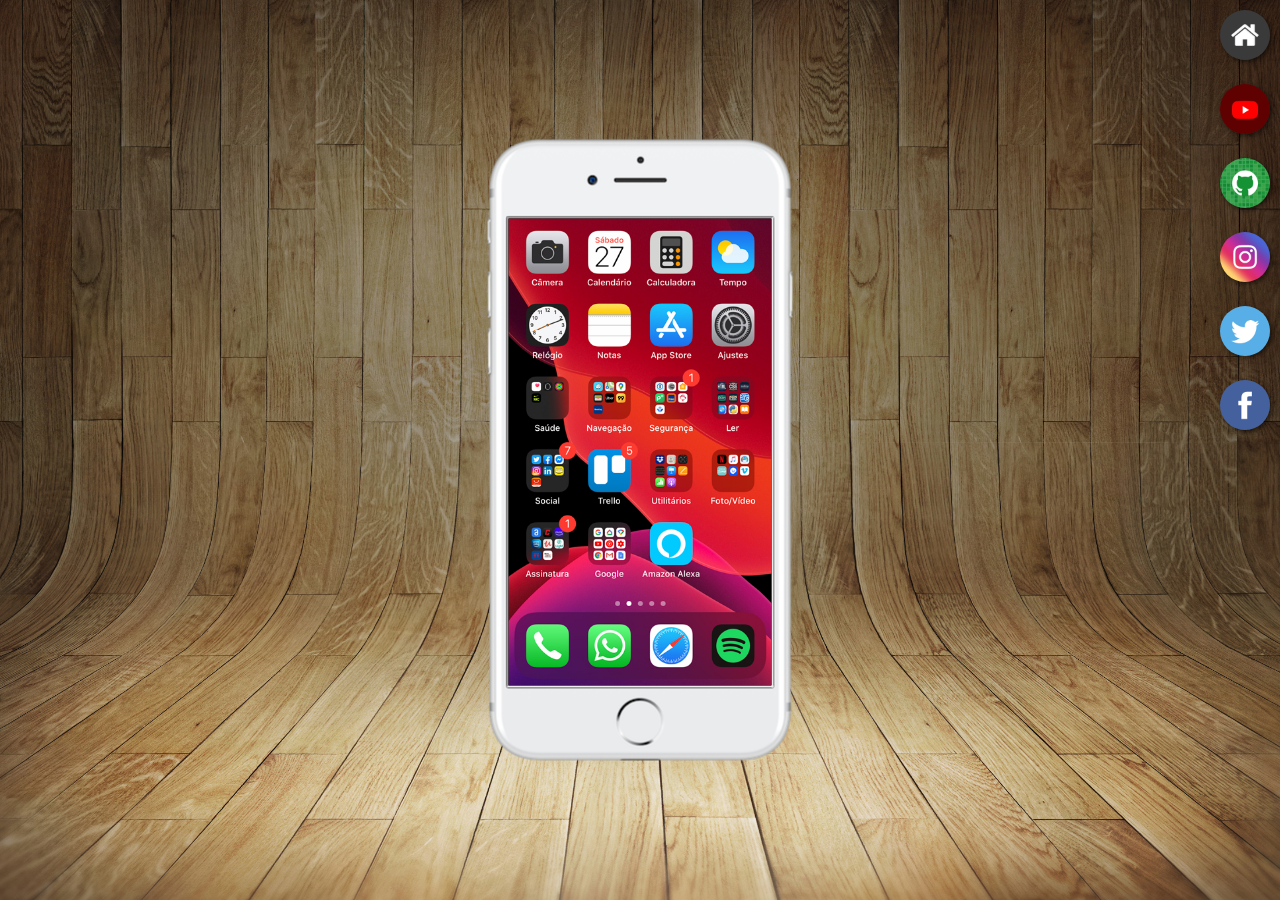
<file: index.html>
<!DOCTYPE html>
<html lang="en">
<head>
    <meta charset="UTF-8">
    <meta name="viewport" content="width=device-width, initial-scale=1.0">
    <title>Projeto Redes Social</title>
    <link rel="shortcut icon" href="favicon.ico" type="image/x-icon">
    <link rel="stylesheet" href="estilos/style.css">
</head>
<body>
    <main>
        <section class="telefone">
            <iframe src="home.html" name="tela" class="tela"></iframe>
        </section>
        <section class="redes">
            <a href="home.html" target="tela"><img src="imagens/logo-home.jpg" alt=""></a> <br>
            <a href="youtube.html" target="tela"><img src="imagens/logo-youtube.jpg" alt=""></a> <br>
            <a href="github.html" target="tela"><img src="imagens/logo-github.jpg" alt=""> </a> <br>
            <a href="instgram.html" target="tela"><img src="imagens/logo-instagram.jpg" alt=""></a> <br>
            <a href="twitter.html" target="tela"><img src="imagens/logo-twitter.jpg" alt=""></a> <br>
            <a href="facebook.html" target="tela"><img src="imagens/logo-facebook.jpg" alt=""></a>
        </section>
    </main>
</body>
</html>
</file>
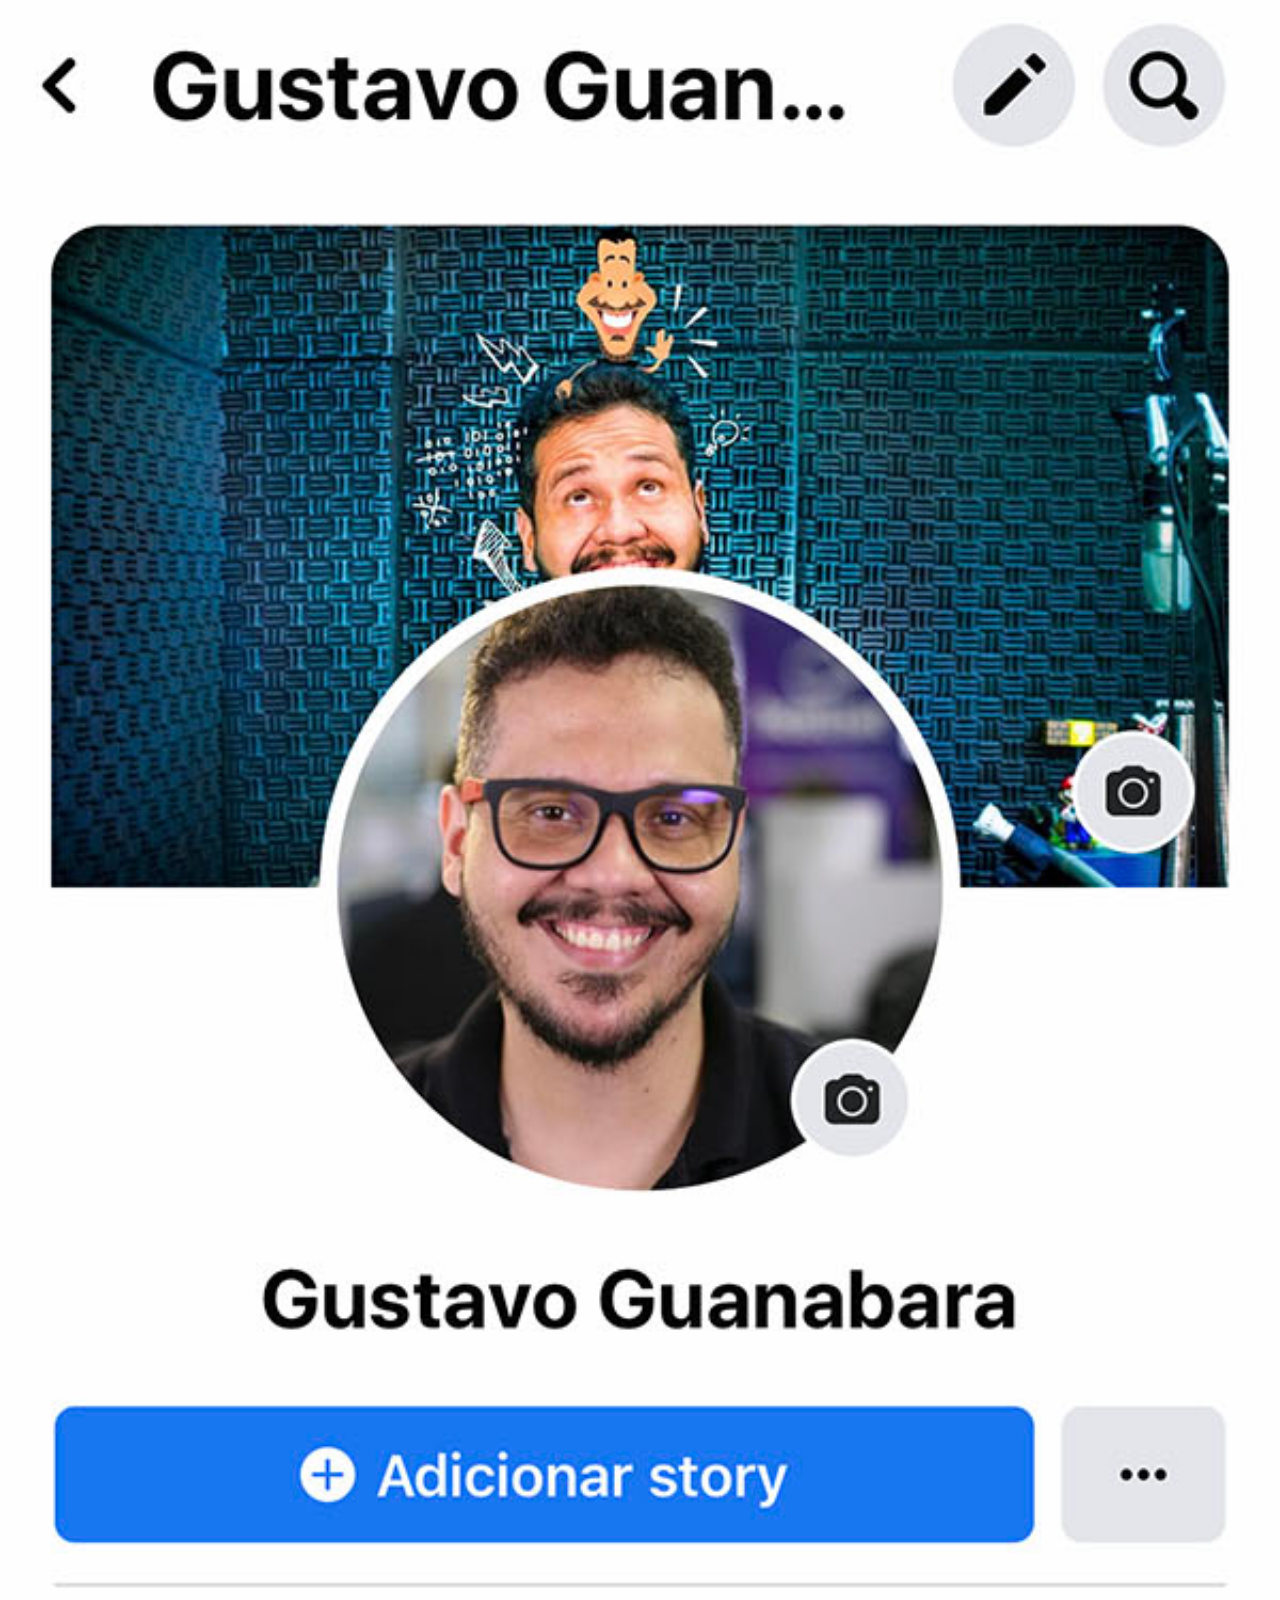
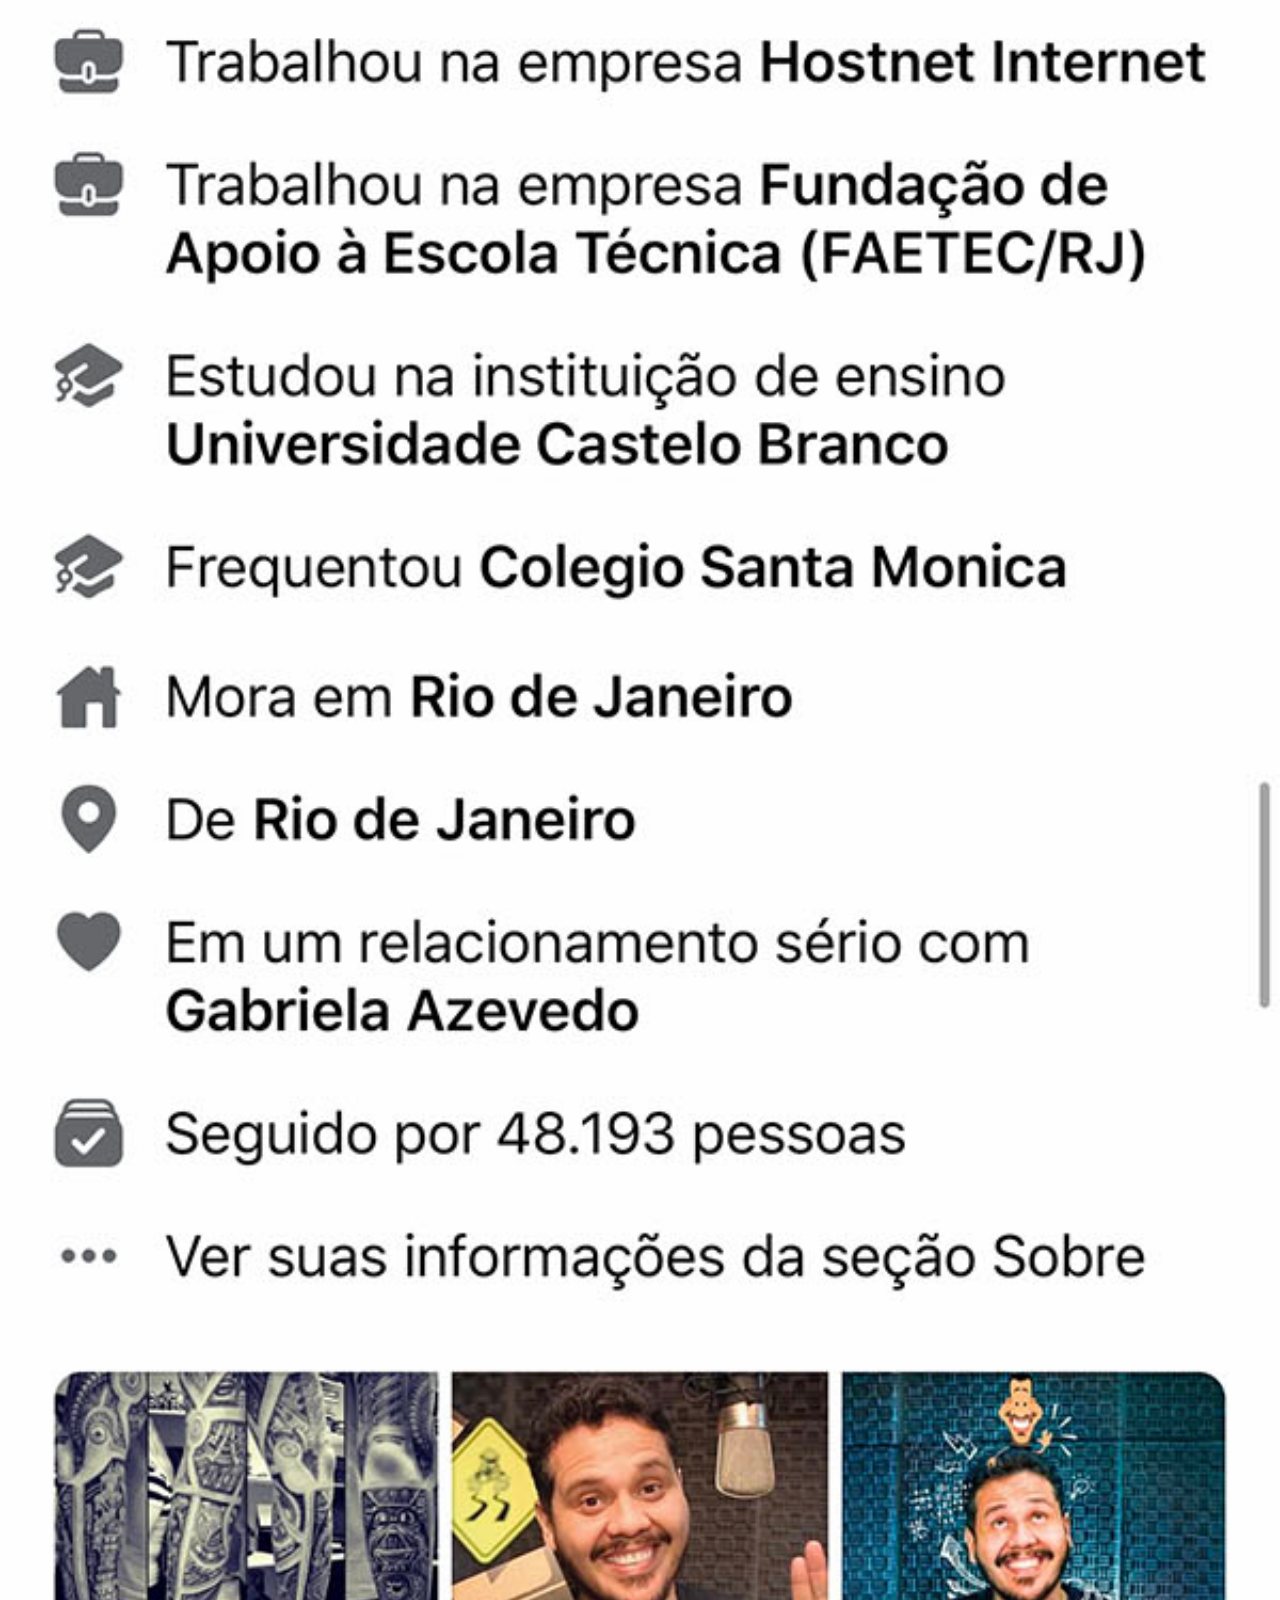
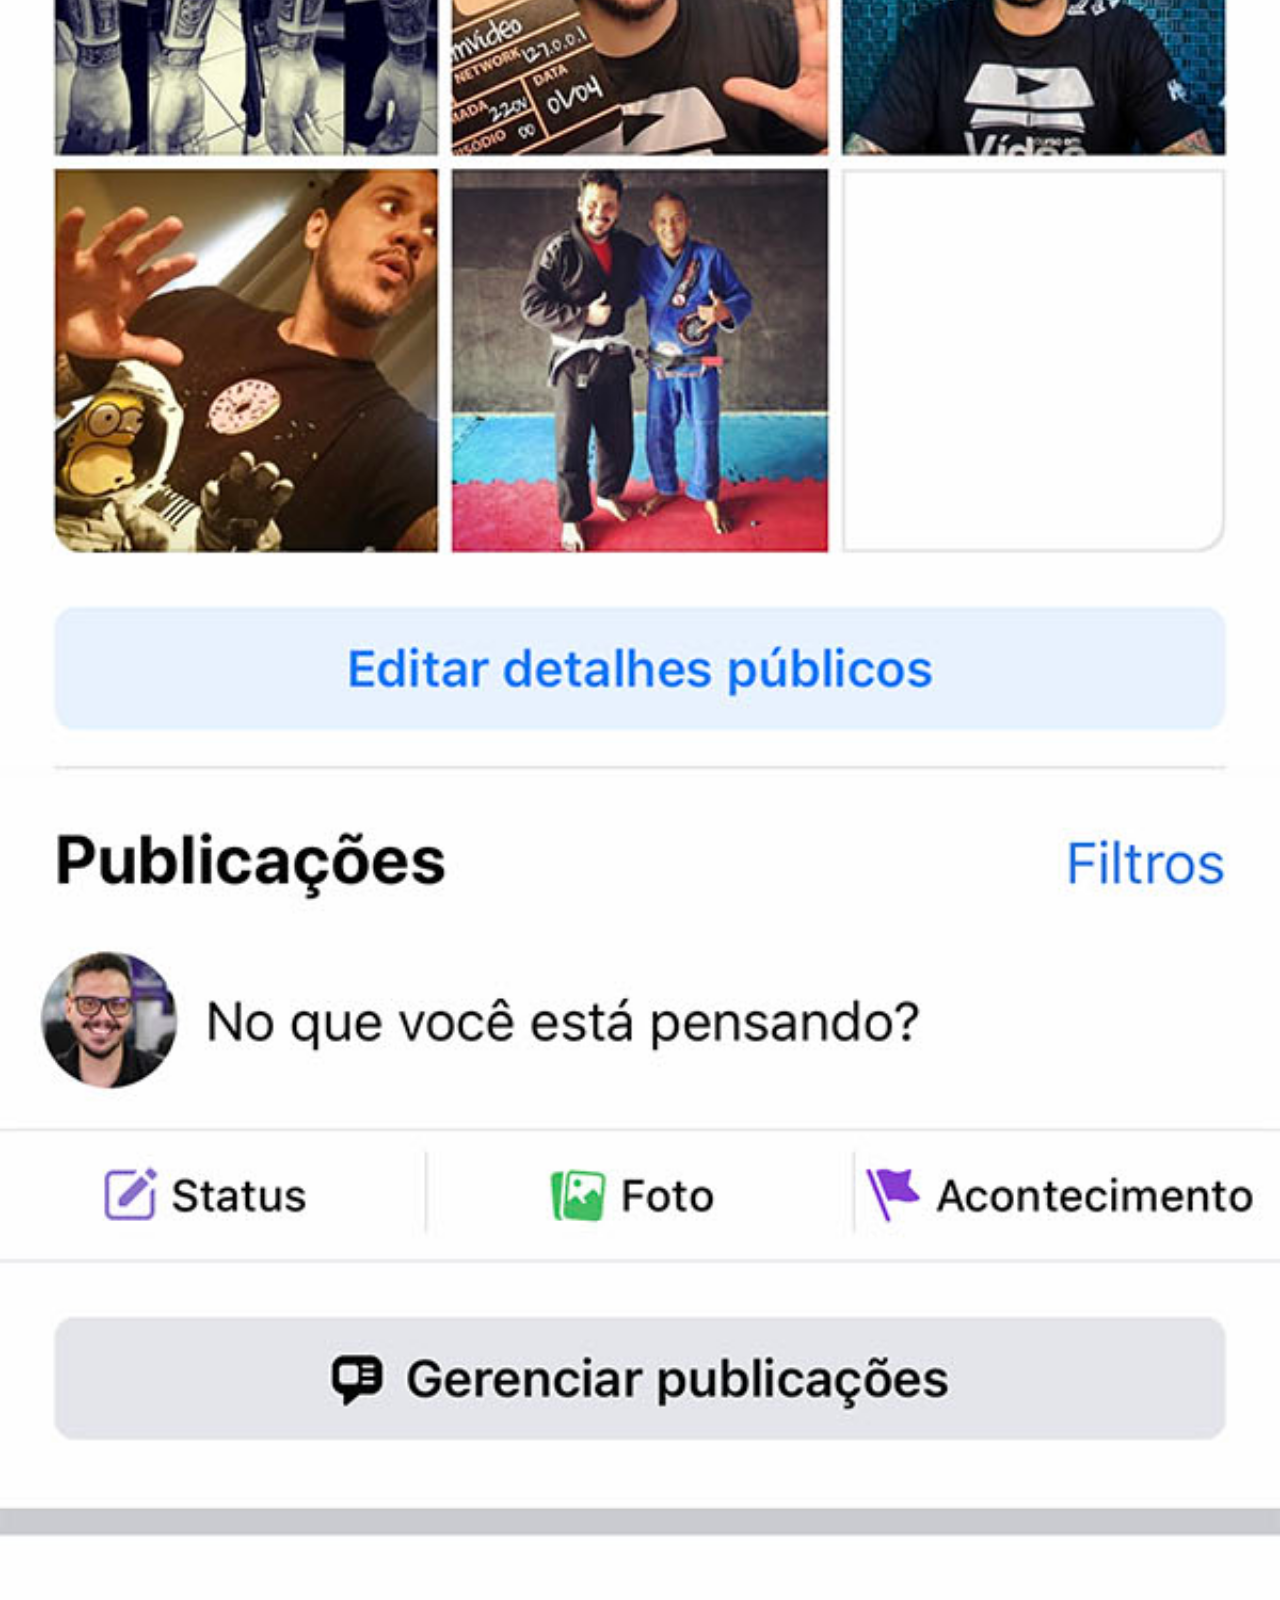
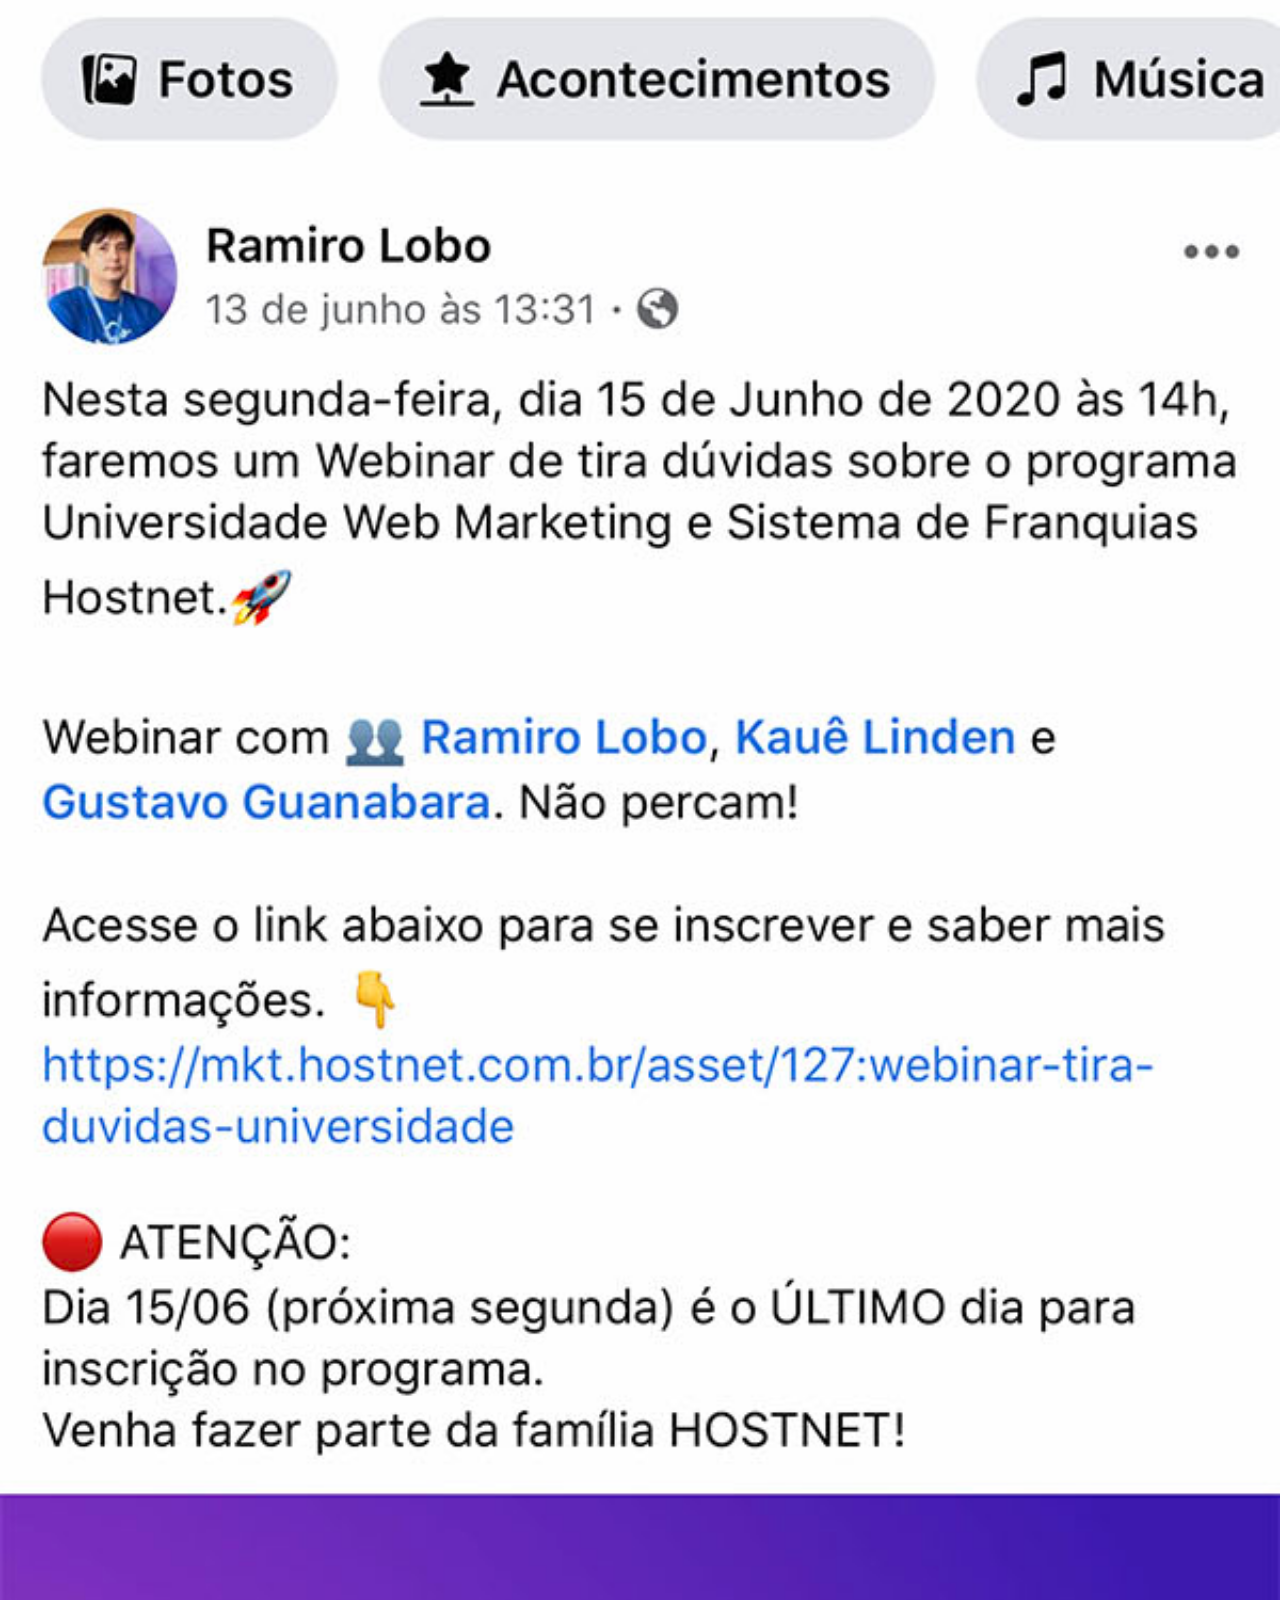
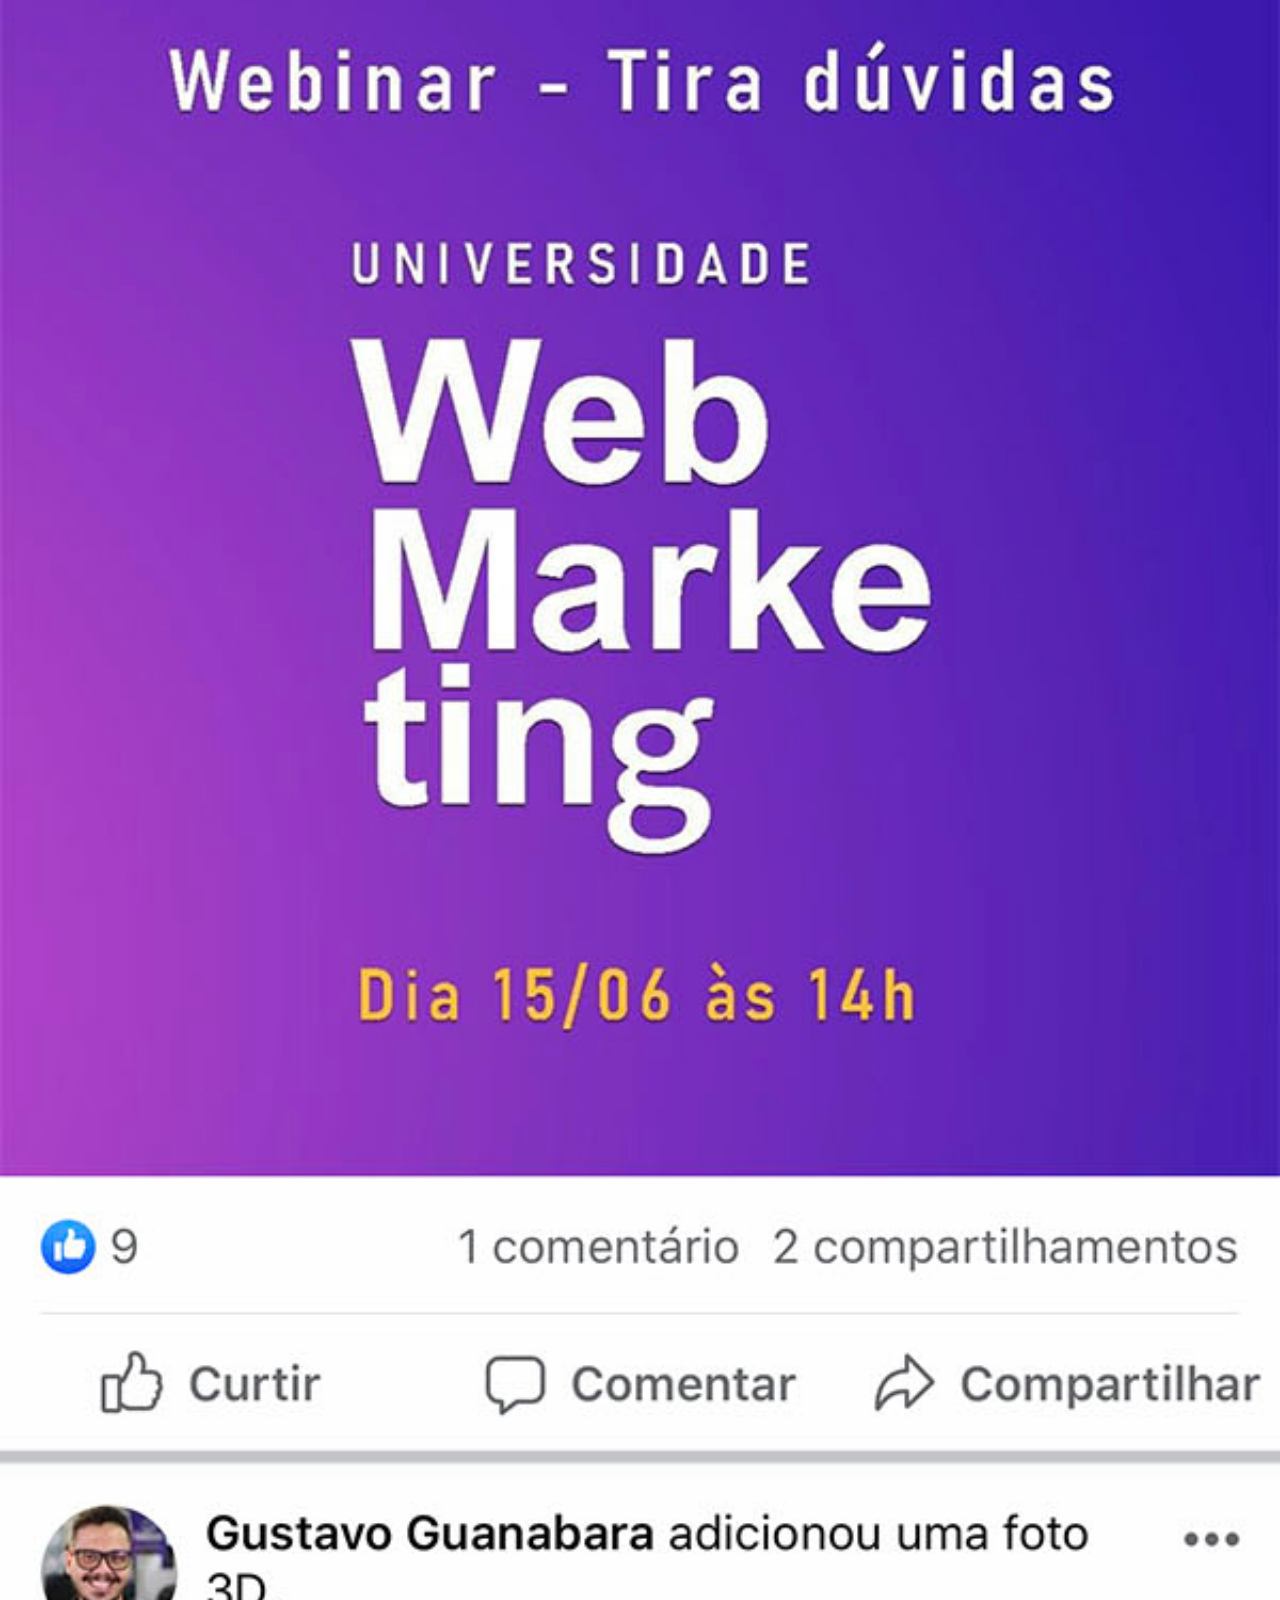
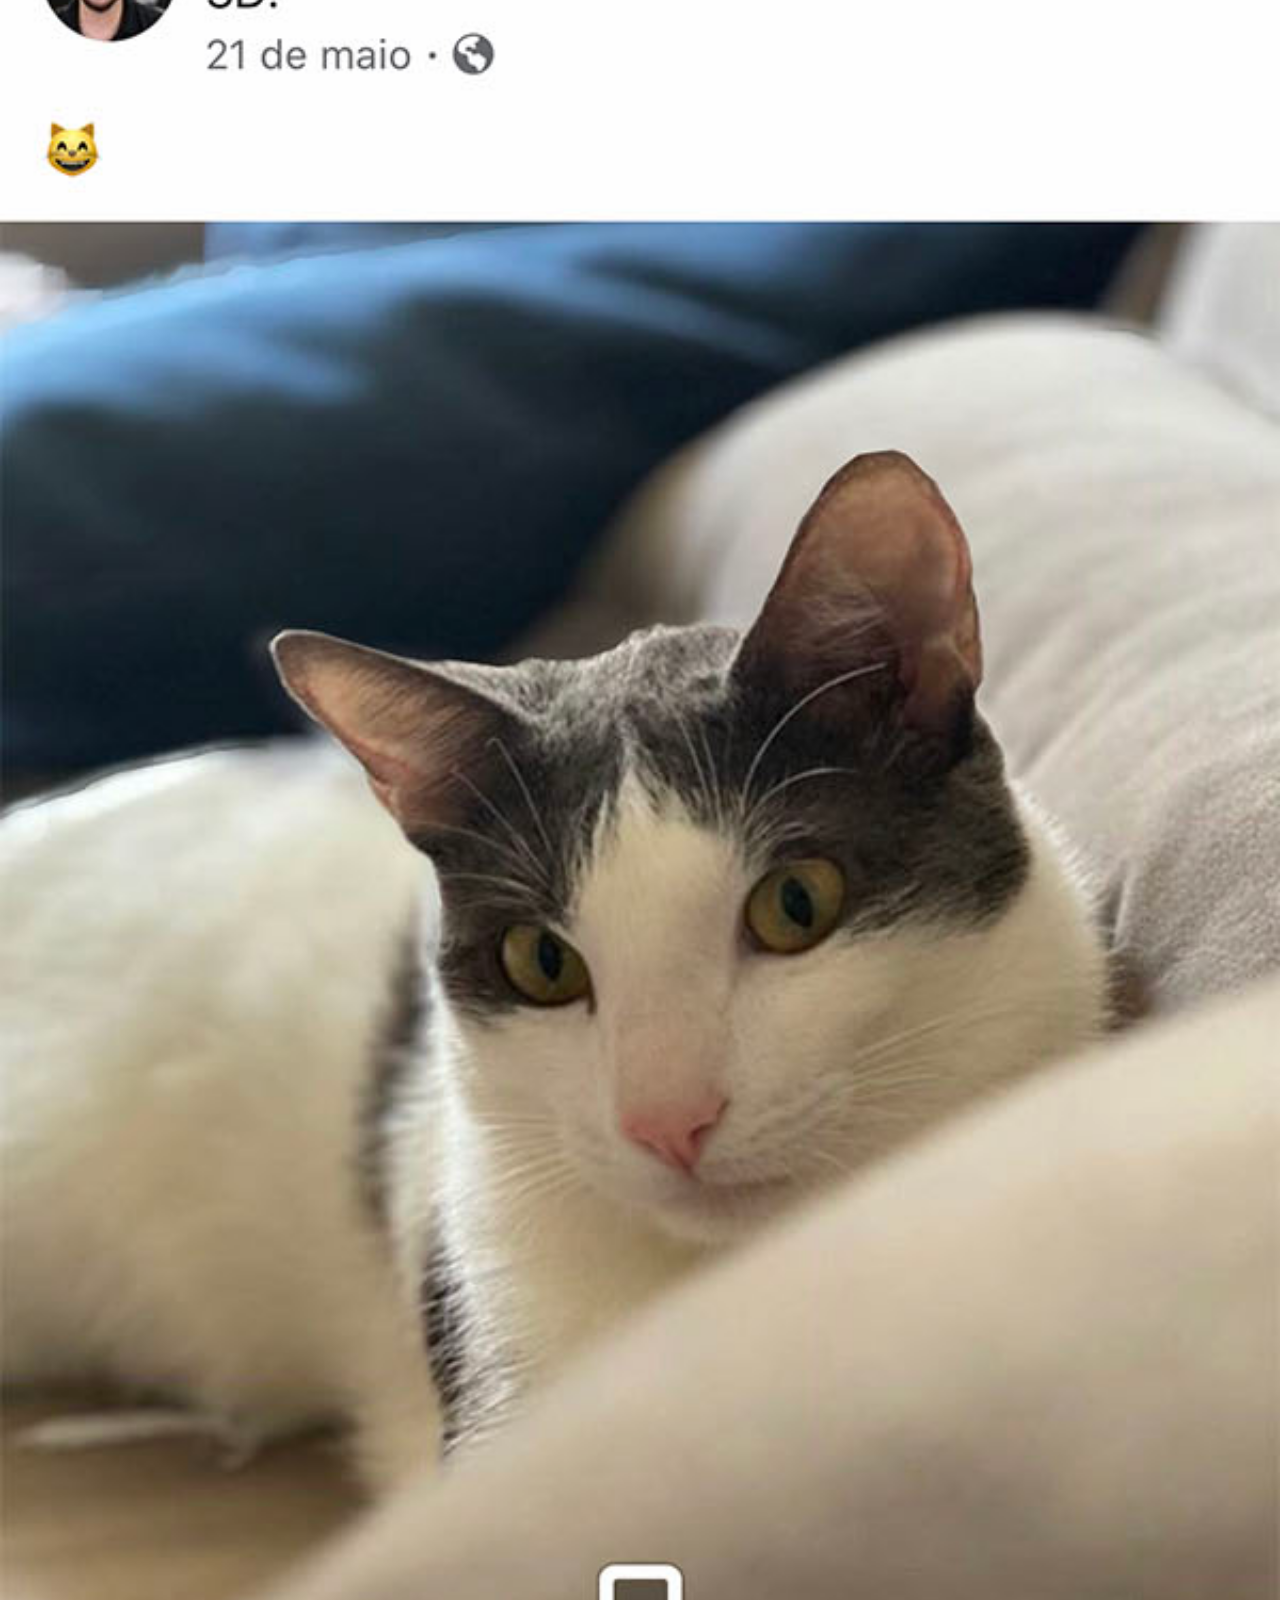
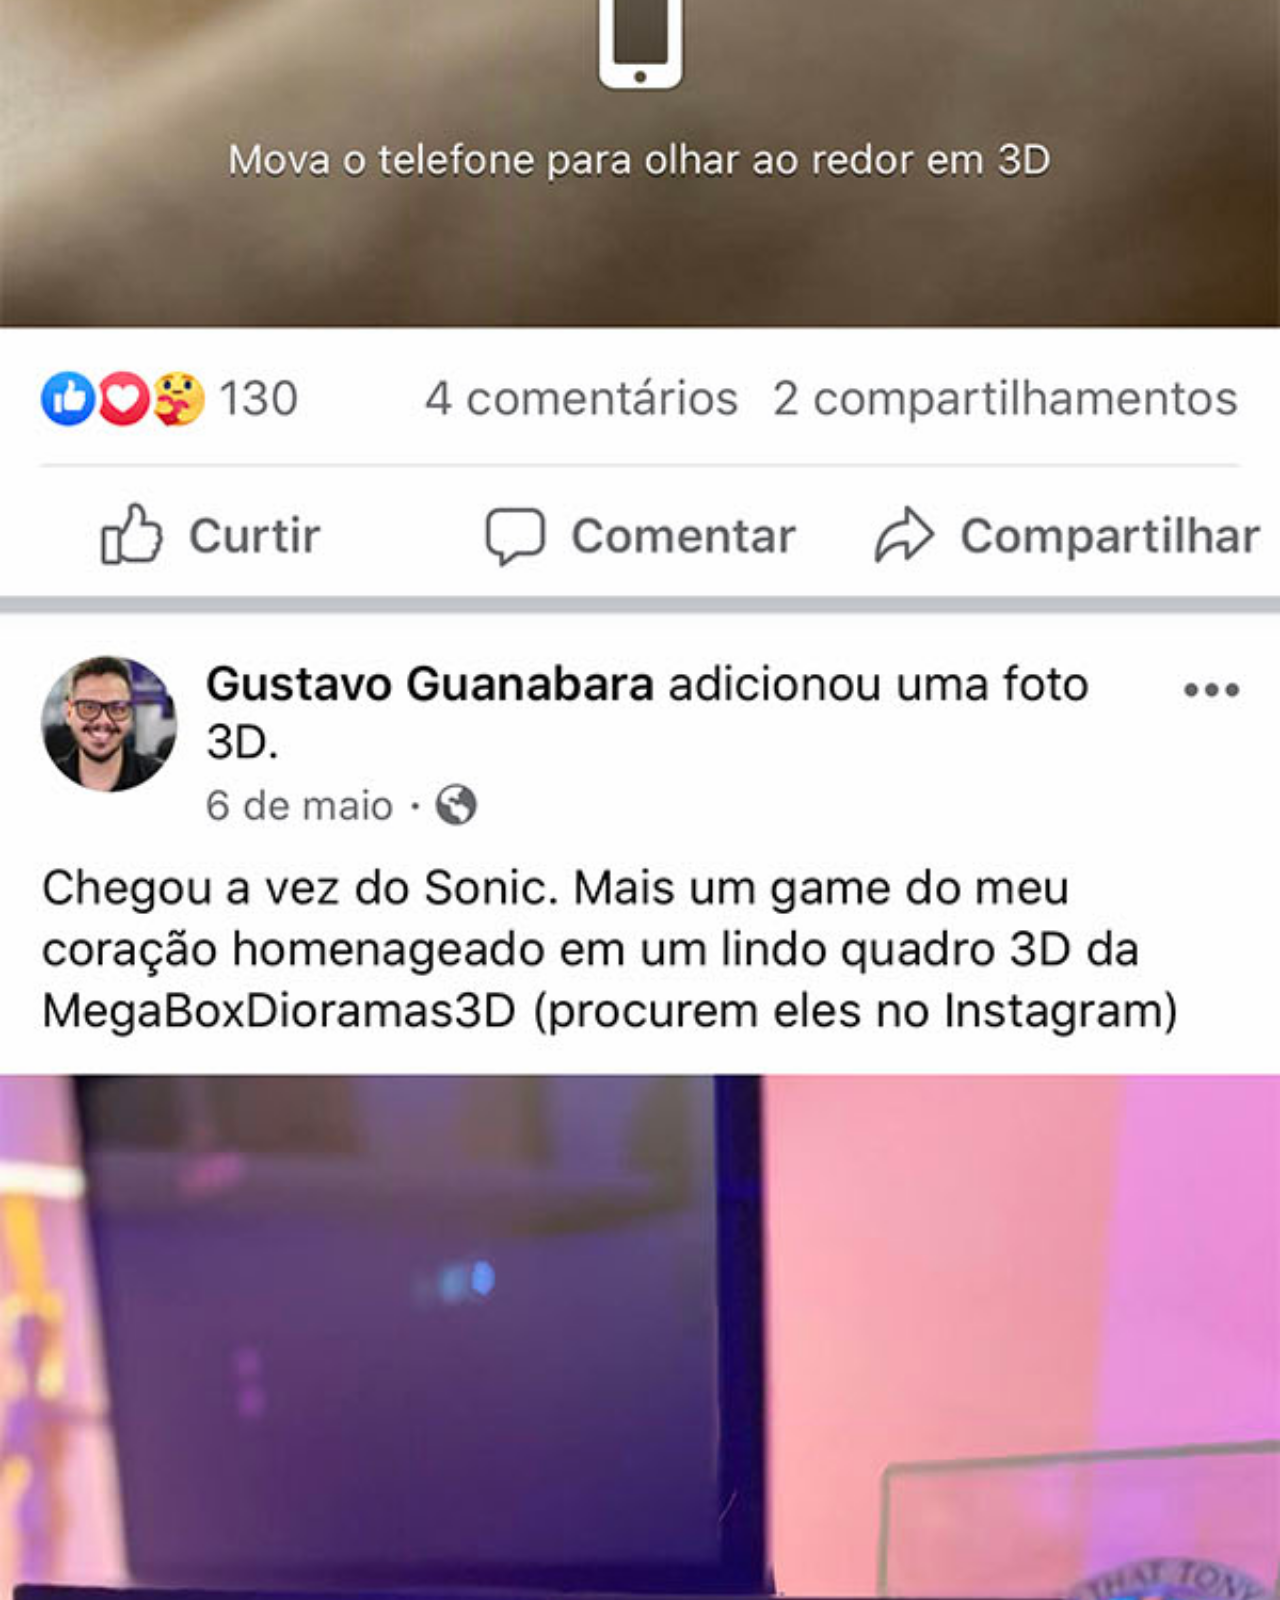
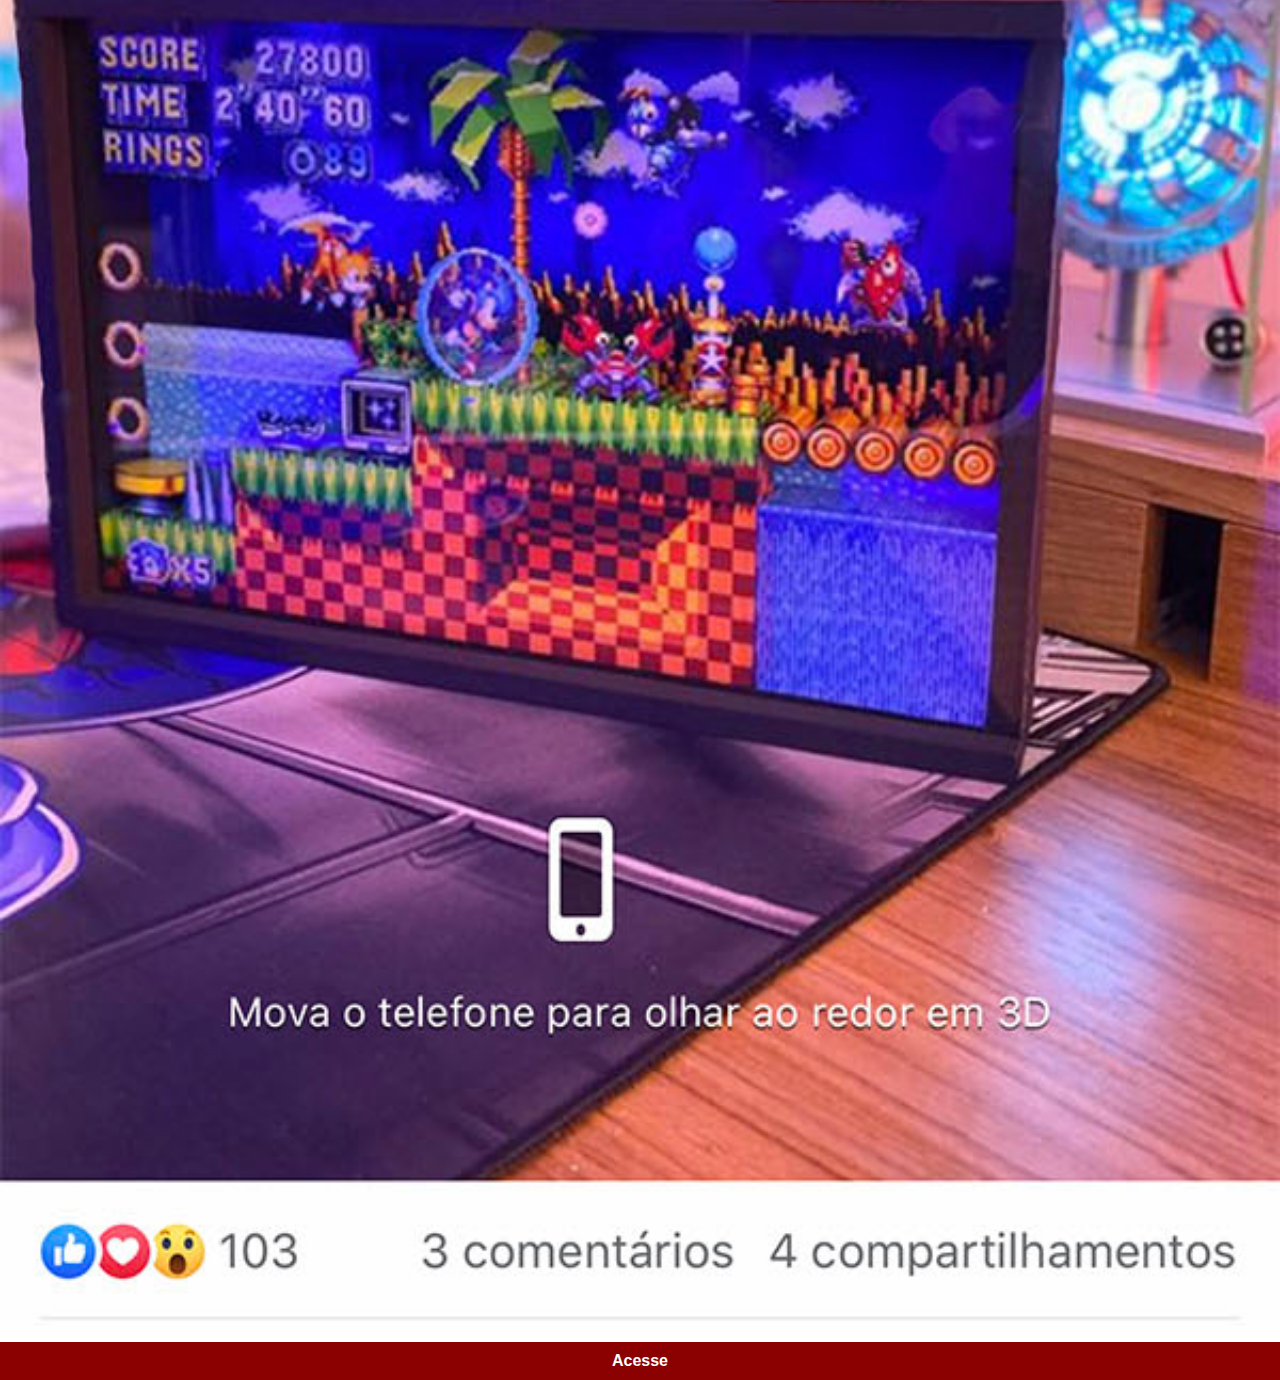
<file: facebook.html>
<!DOCTYPE html>
<html lang="en">
<head>
    <meta charset="UTF-8">
    <meta name="viewport" content="width=device-width, initial-scale=1.0">
    <title>YFacebook</title>
    <style>
        *{
            margin: 0px;
            padding: 0px;
            box-sizing: border-box;
            font-family: Arial, Helvetica, sans-serif;
        }
        ::-webkit-scrollbar{
            width: 0px;
            height: 0px;
        }
        img{
            width: 100vw;
        }
        a{
            display: block;
            background-color: darkred;
            color: #fff;
            padding: 10px;
            text-align: center;
            font-weight: bolder;
            text-decoration: none;
        }
        a:hover{
            background-color: red;
        }
    </style>
</head>
<body>
    <img src="imagens/tela-facebook.jpg" alt="">
    <a href="https://www.youtube.com/@CursoemVideo" target="_blank">Acesse</a>
</body>
</html>
</file>
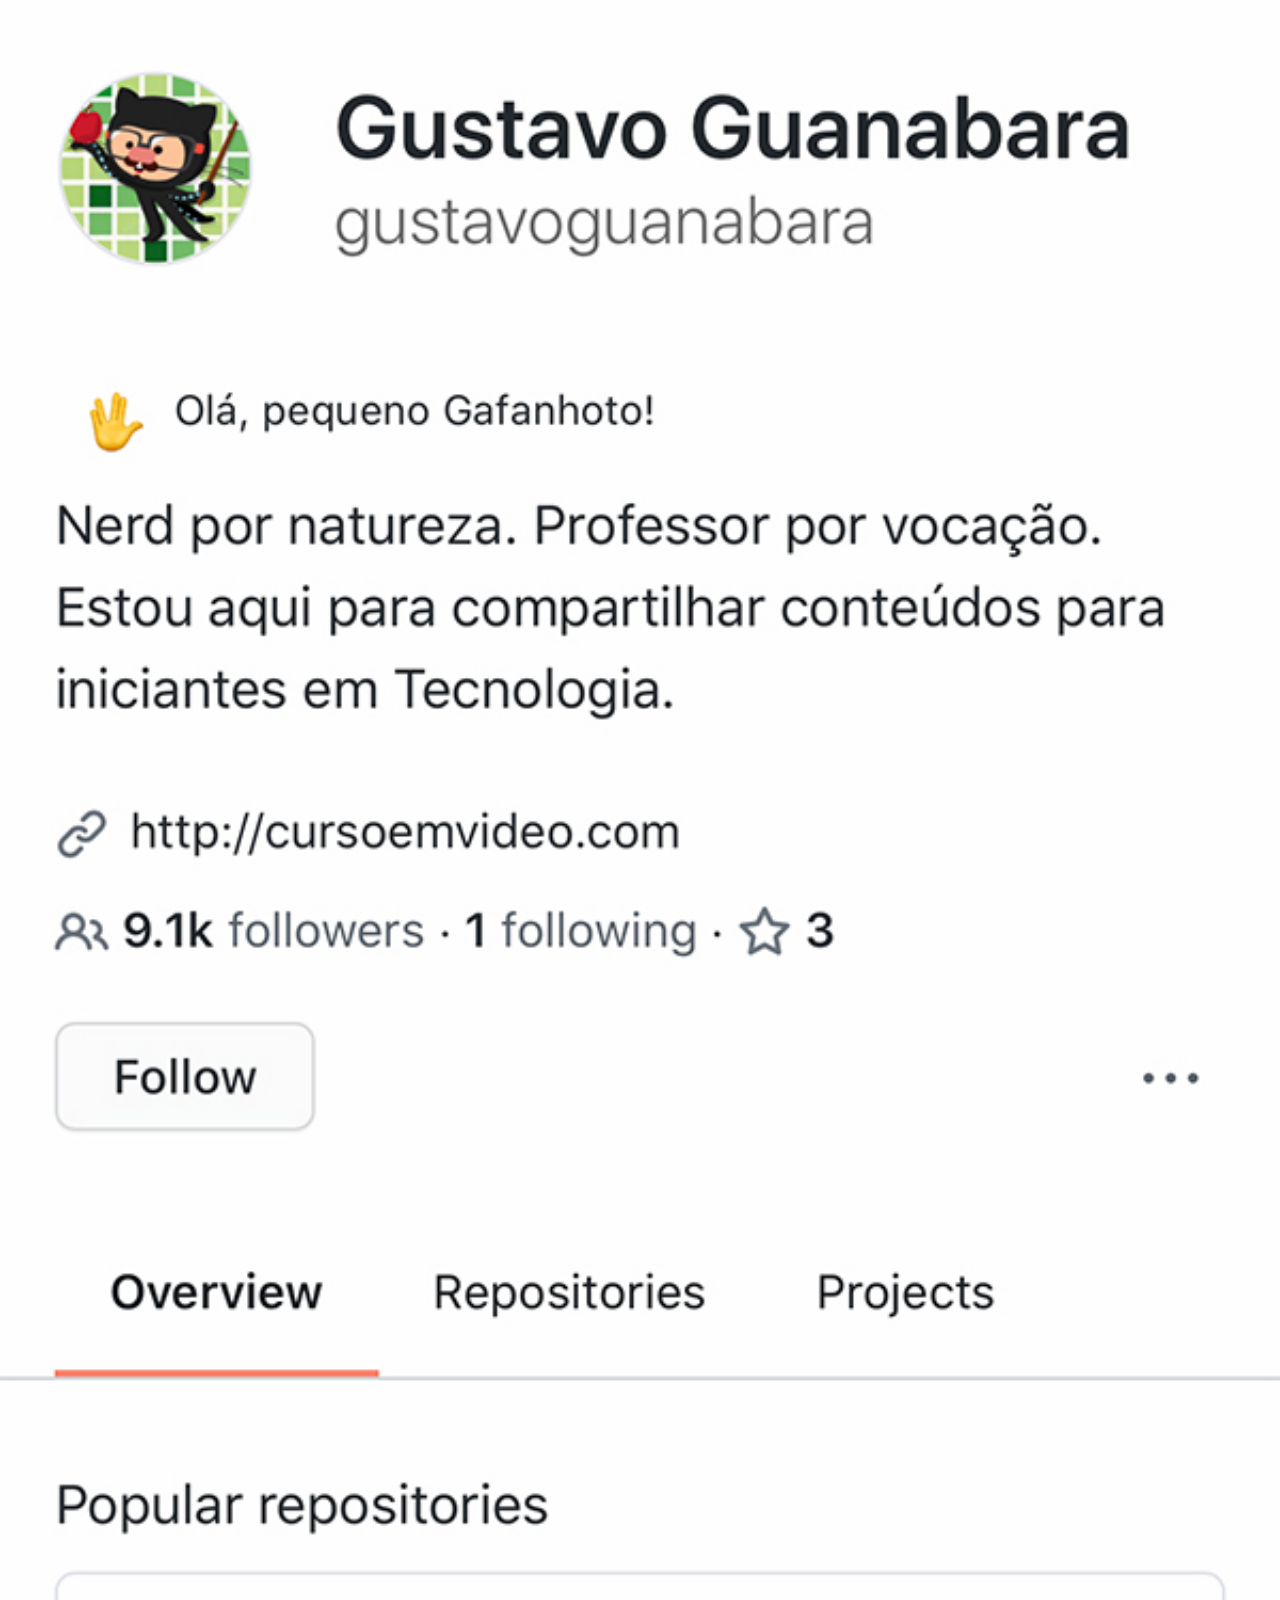
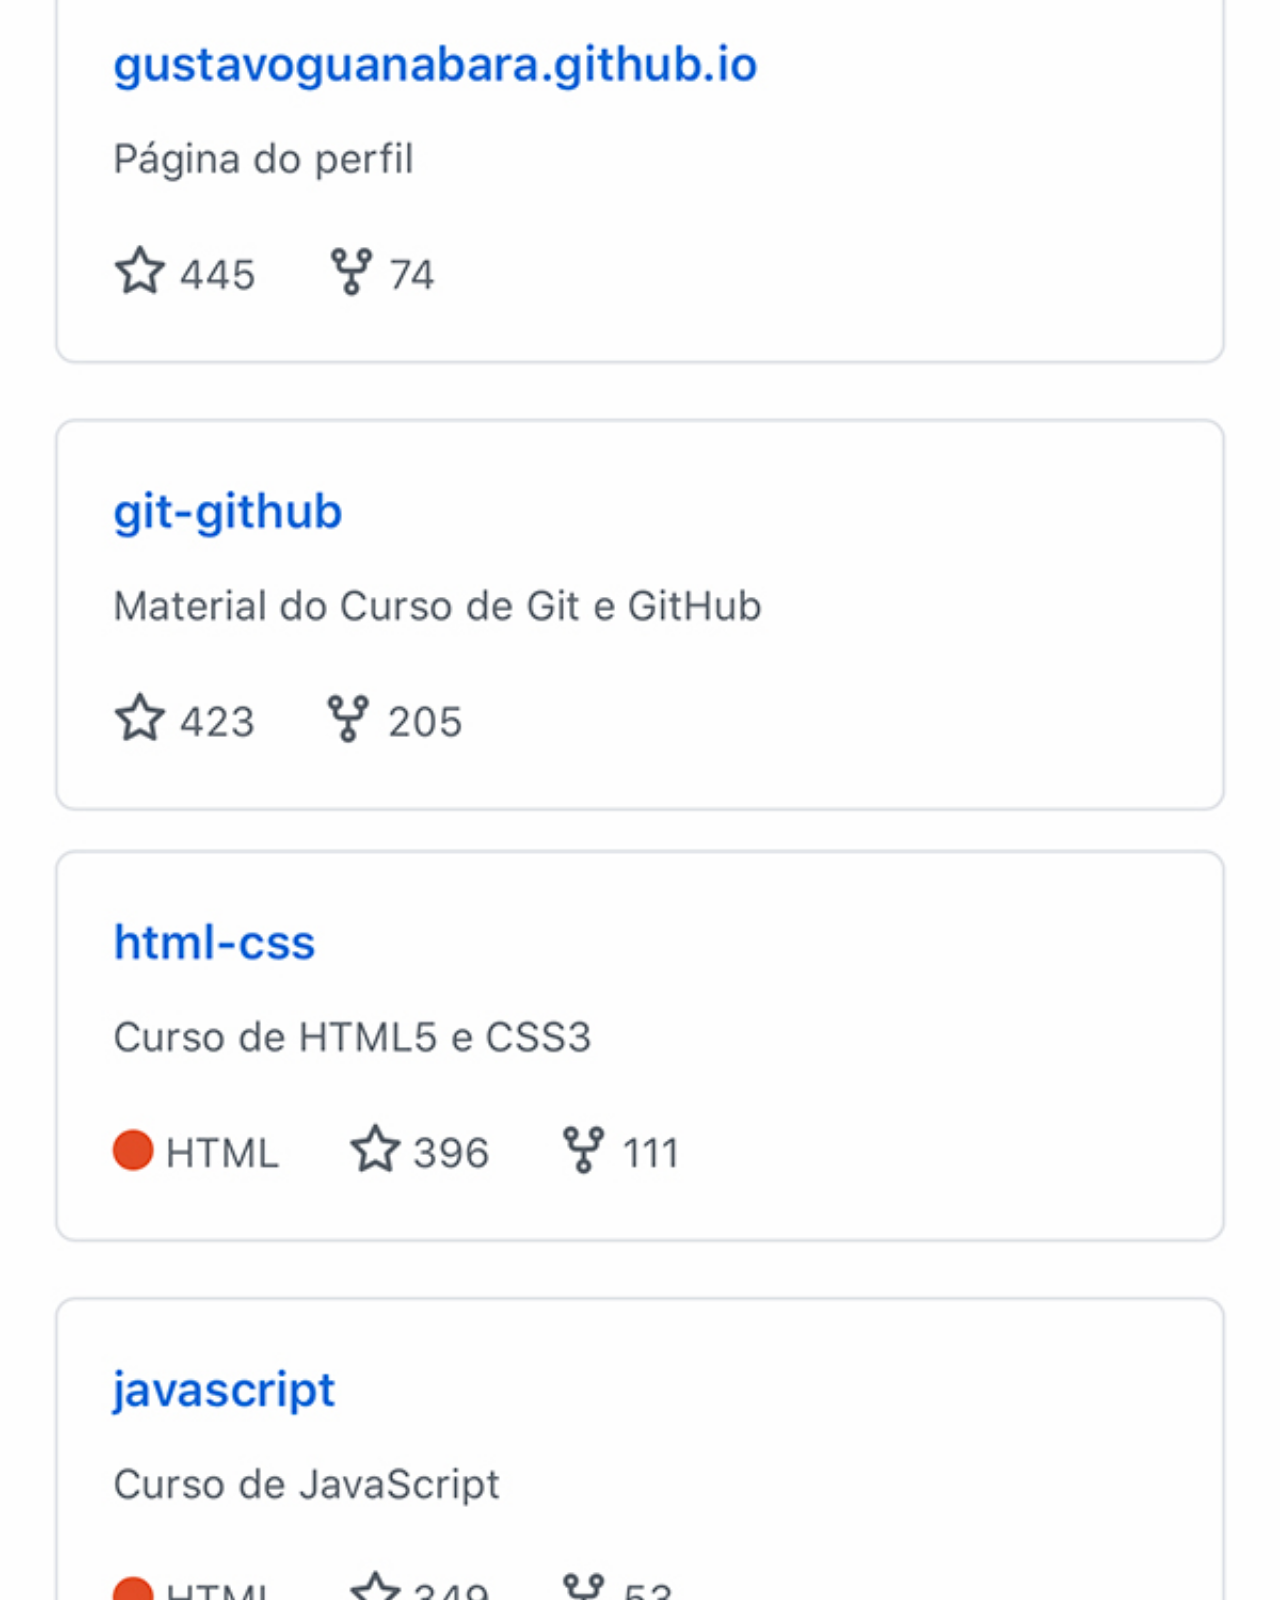
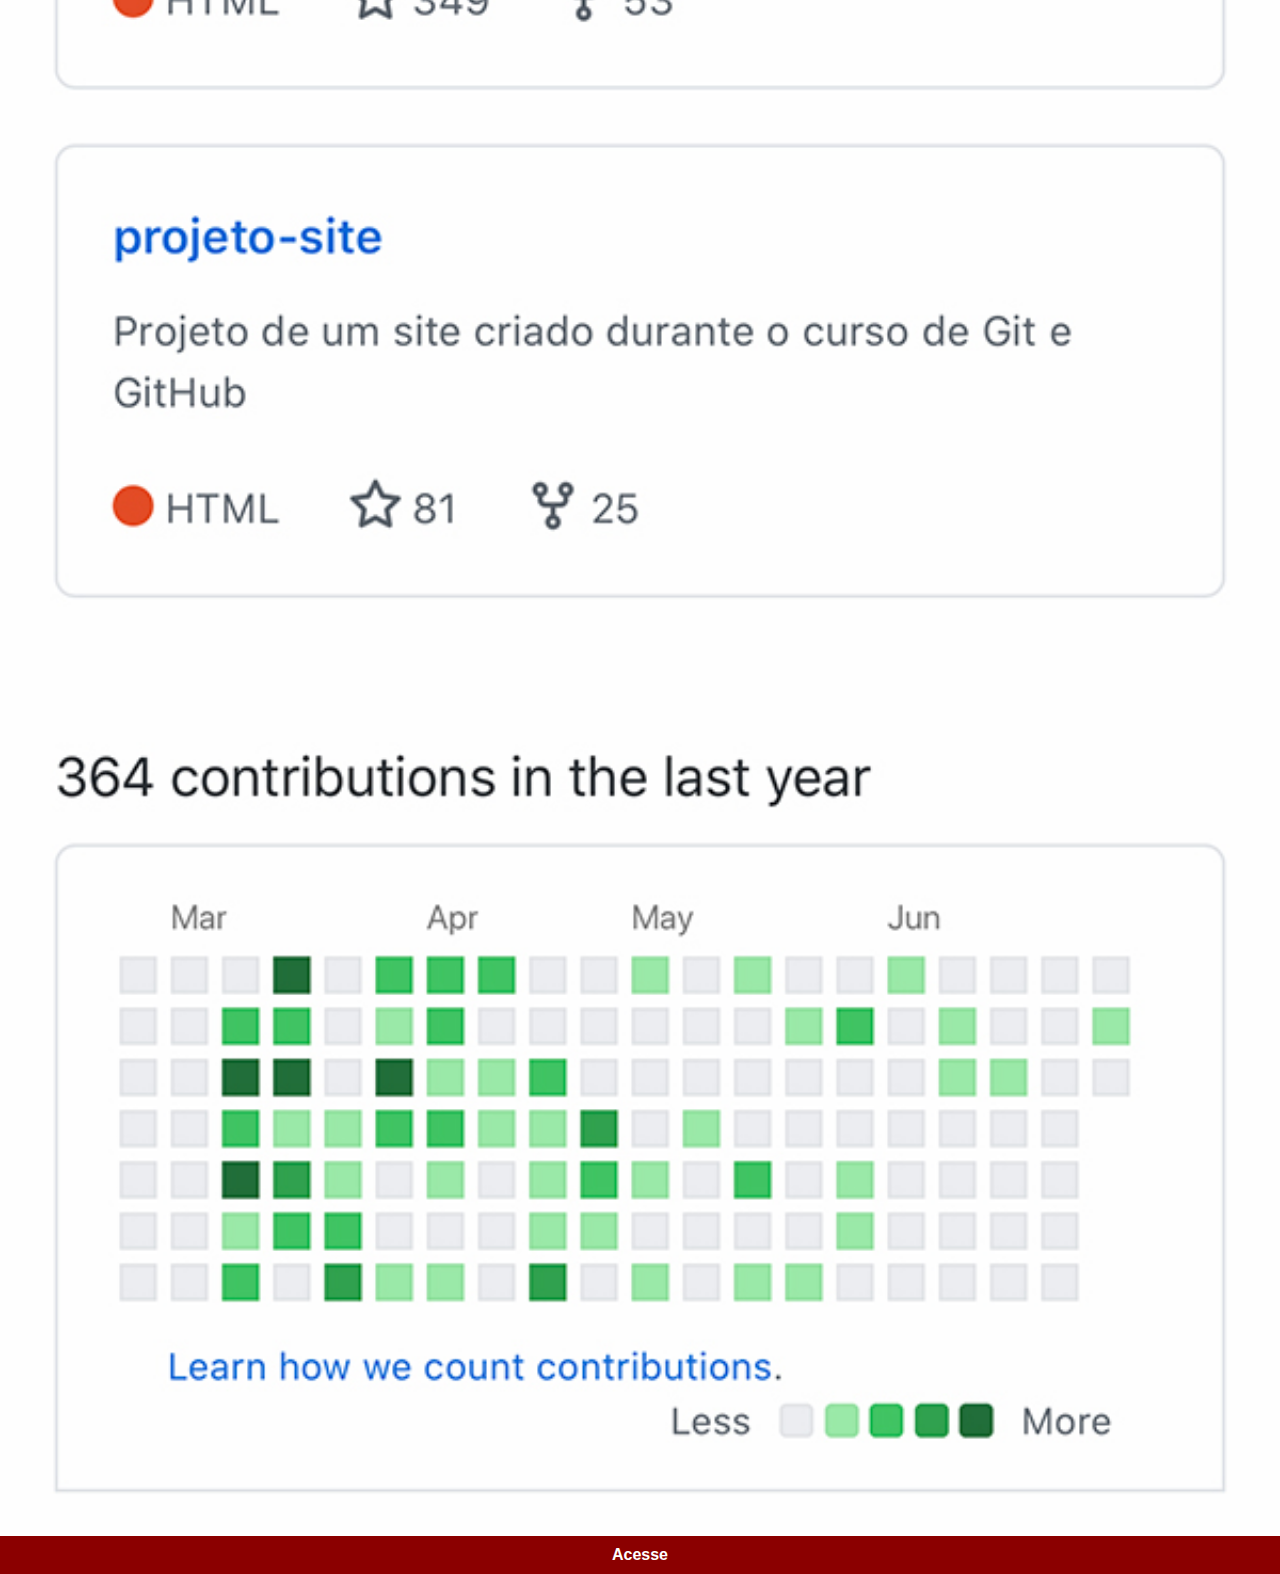
<file: github.html>
<!DOCTYPE html>
<html lang="en">
<head>
    <meta charset="UTF-8">
    <meta name="viewport" content="width=device-width, initial-scale=1.0">
    <title>Git Hub</title>
    <style>
        *{
            margin: 0px;
            padding: 0px;
            box-sizing: border-box;
            font-family: Arial, Helvetica, sans-serif;
        }
        ::-webkit-scrollbar{
            width: 0px;
            height: 0px;
        }
        img{
            width: 100vw;
        }
        a{
            display: block;
            background-color: darkred;
            color: #fff;
            padding: 10px;
            text-align: center;
            font-weight: bolder;
            text-decoration: none;
        }
        a:hover{
            background-color: red;
        }
    </style>
</head>
<body>
    <img src="imagens/tela-github.jpg" alt="">
    <a href="https://www.youtube.com/@CursoemVideo" target="_blank">Acesse</a>
</body>
</html>
</file>
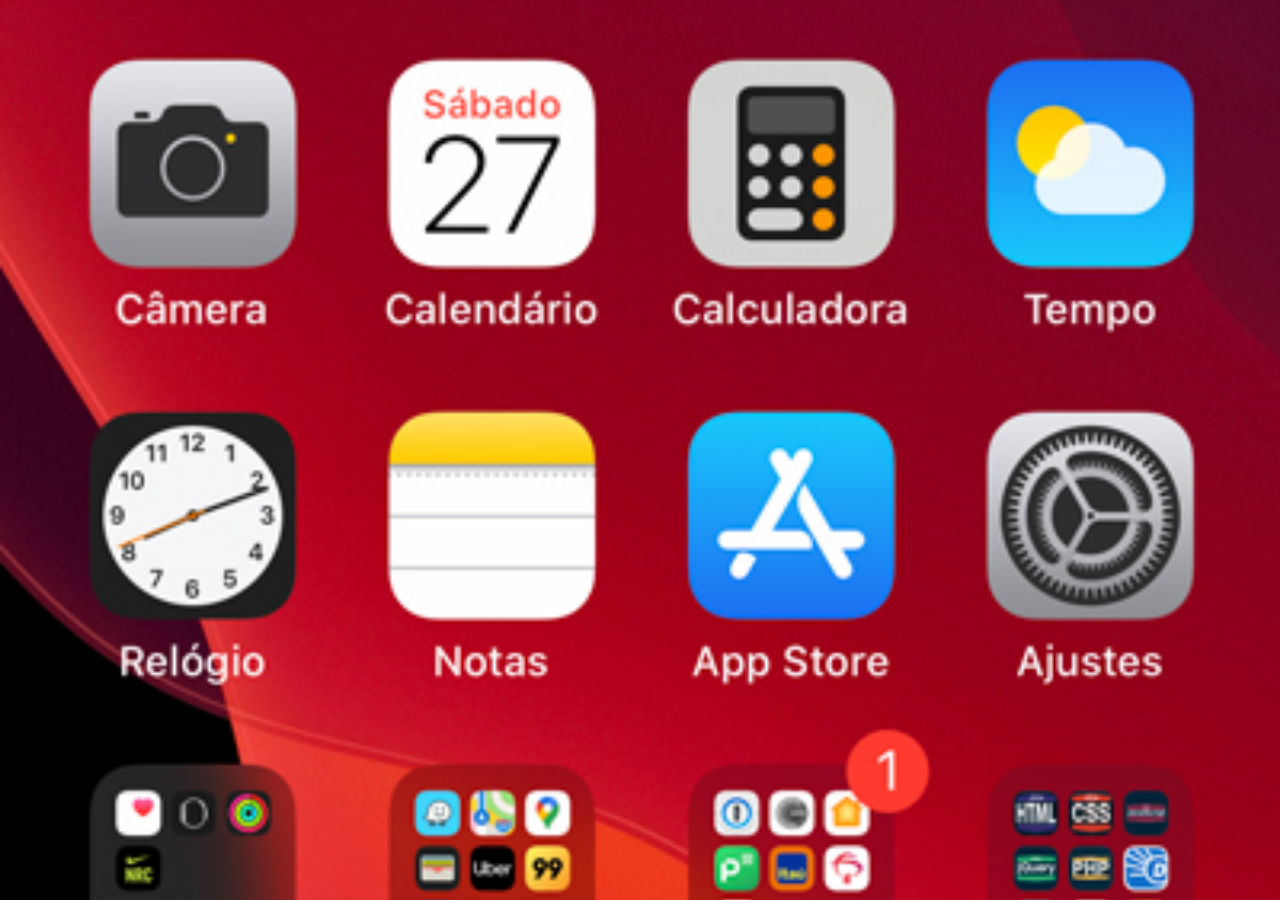
<file: home.html>
<!DOCTYPE html>
<html lang="en">
<head>
    <meta charset="UTF-8">
    <meta name="viewport" content="width=device-width, initial-scale=1.0">
    <title>Document</title>
    <style>
        *{
            padding: 0;
            margin: 0;
        }
        body{
            width: 100vw;
            height: 100vh;
            background: black url(imagens/tela-home.jpg) no-repeat top center;
            background-size: cover;
        }
    </style>
</head>
<body>
    
</body>
</html>
</file>
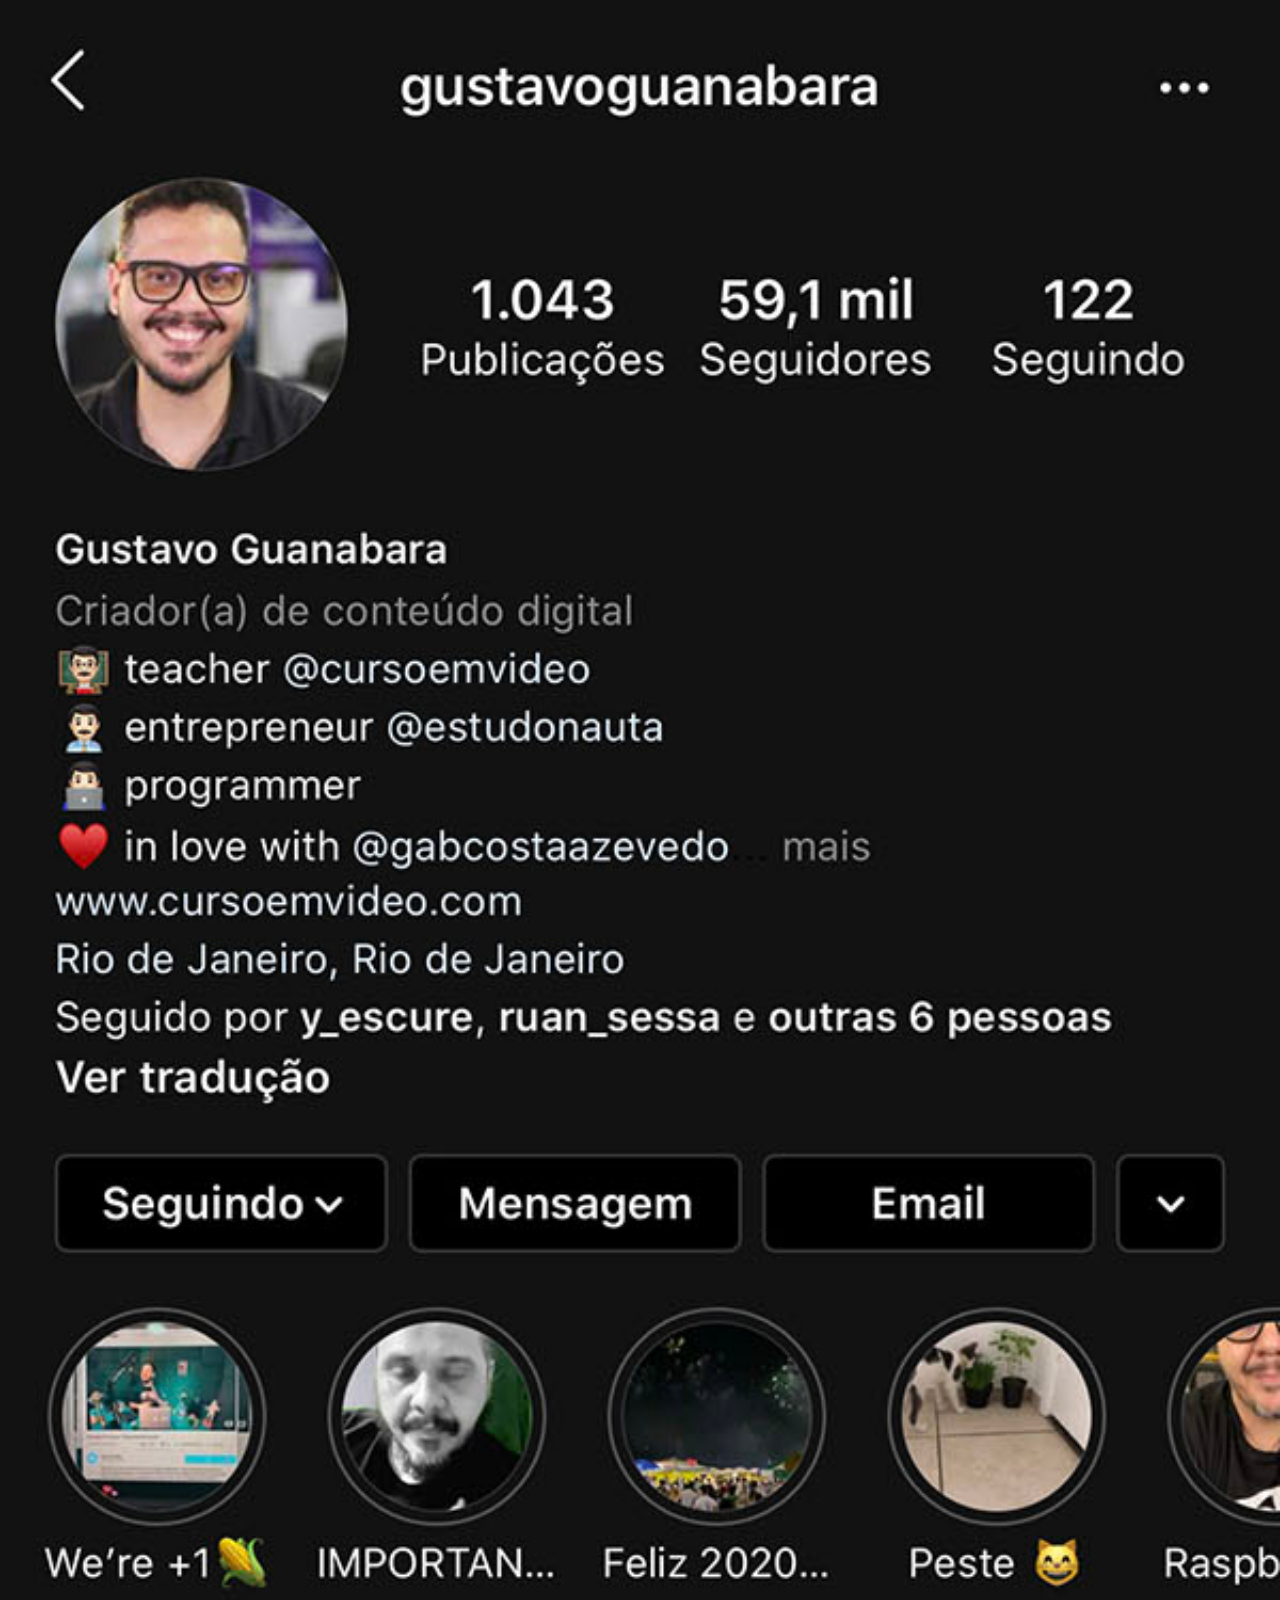
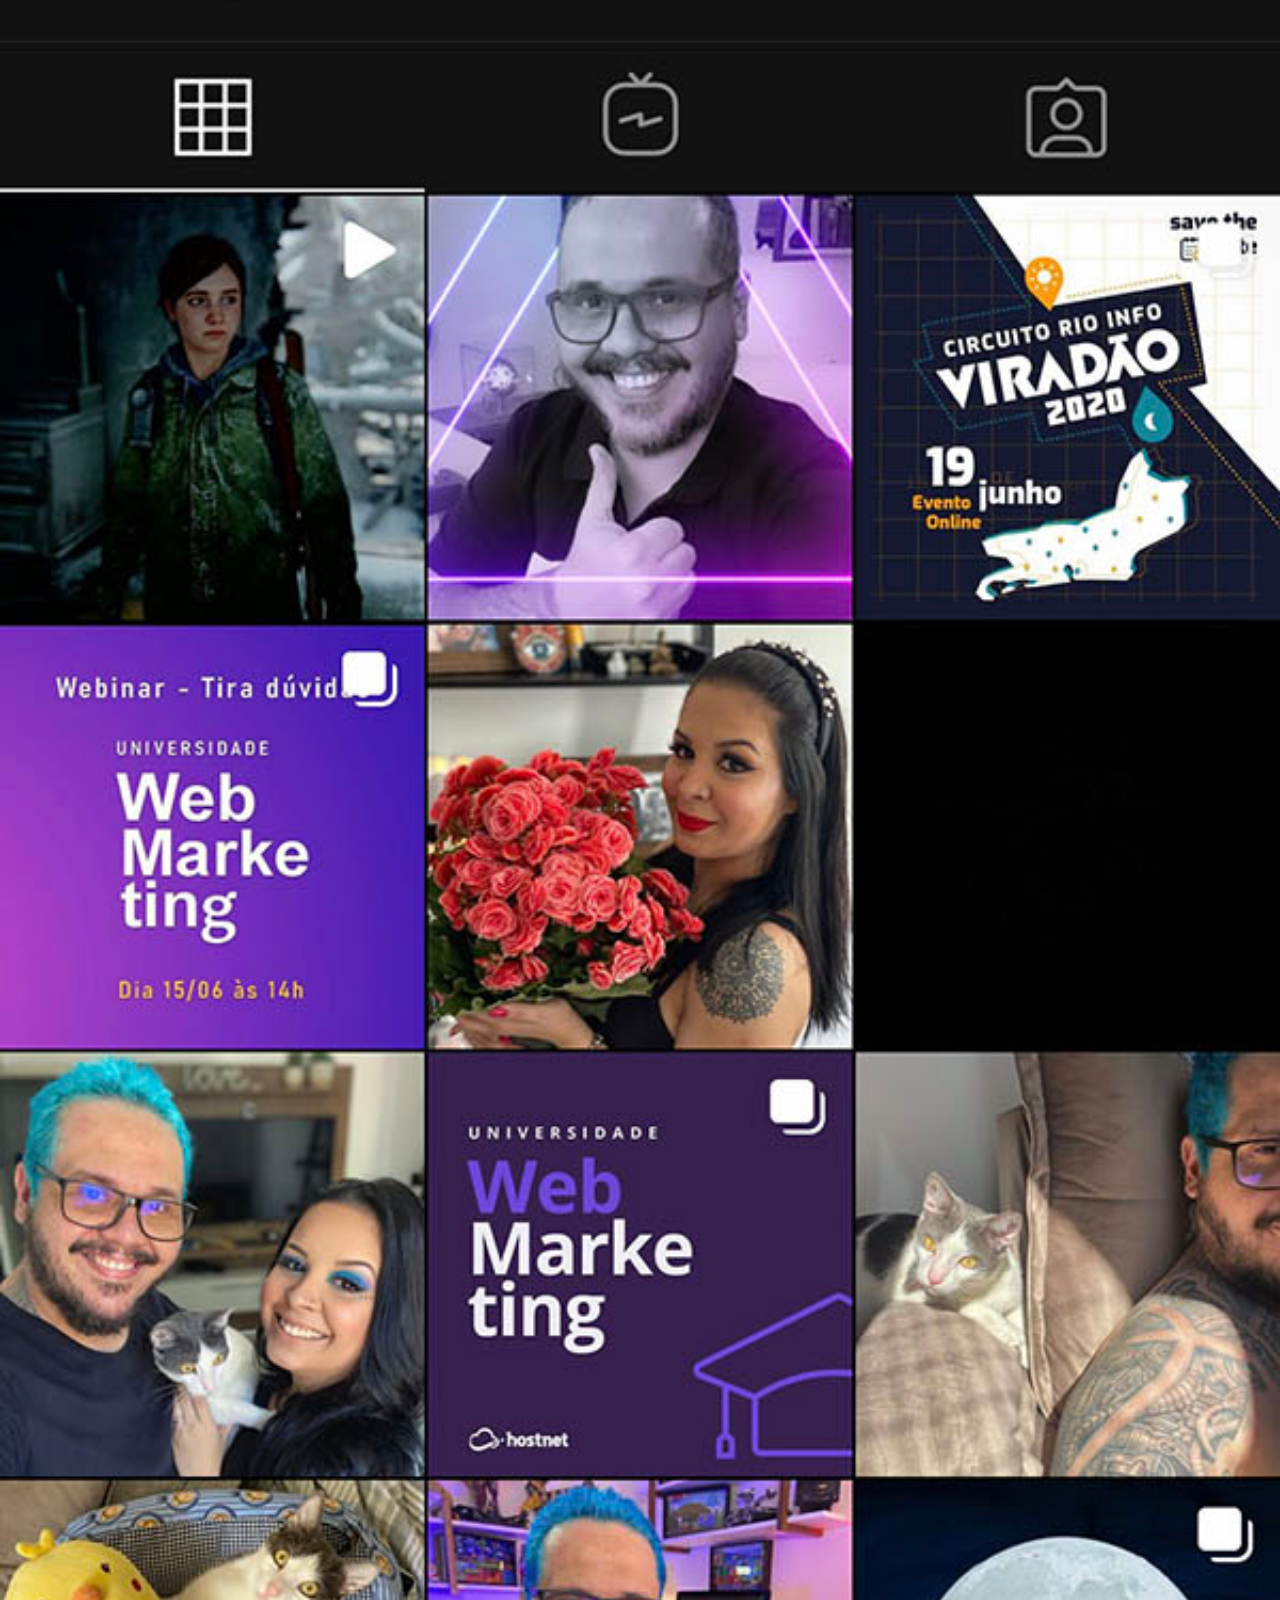
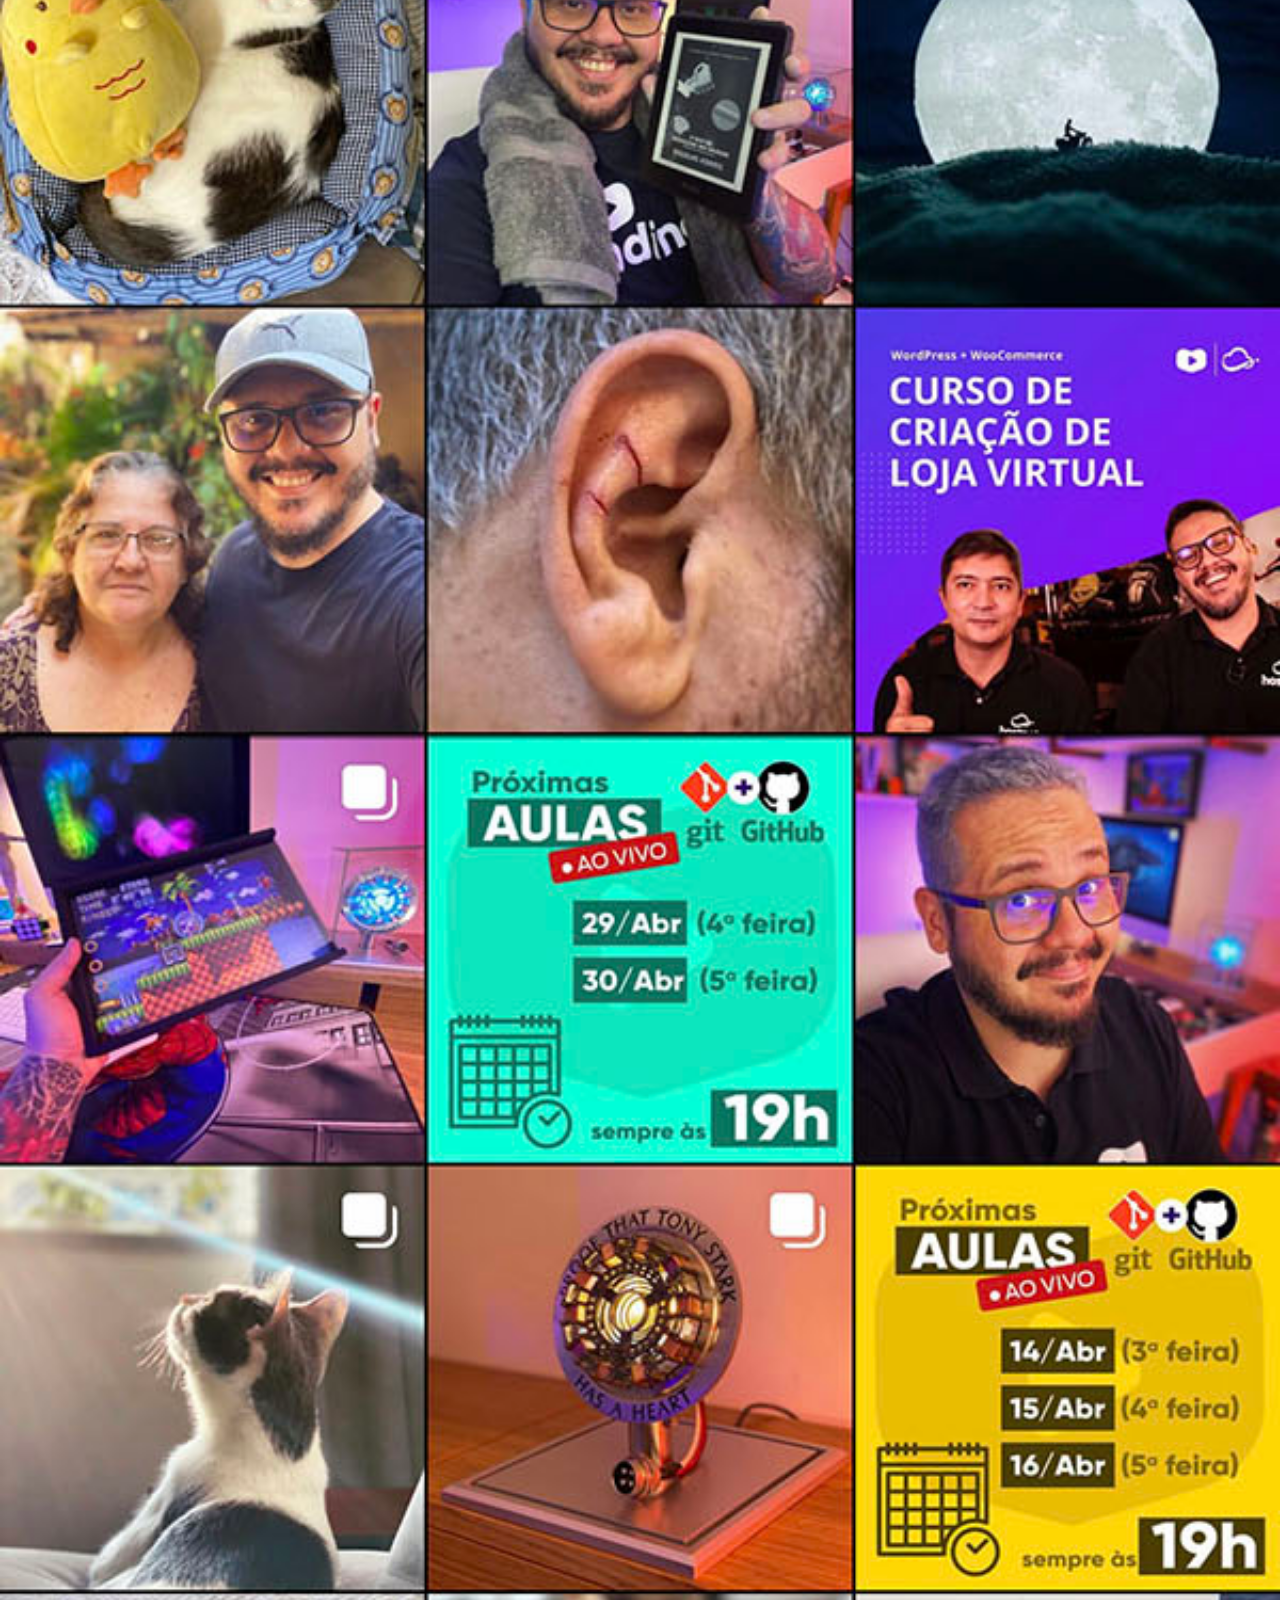
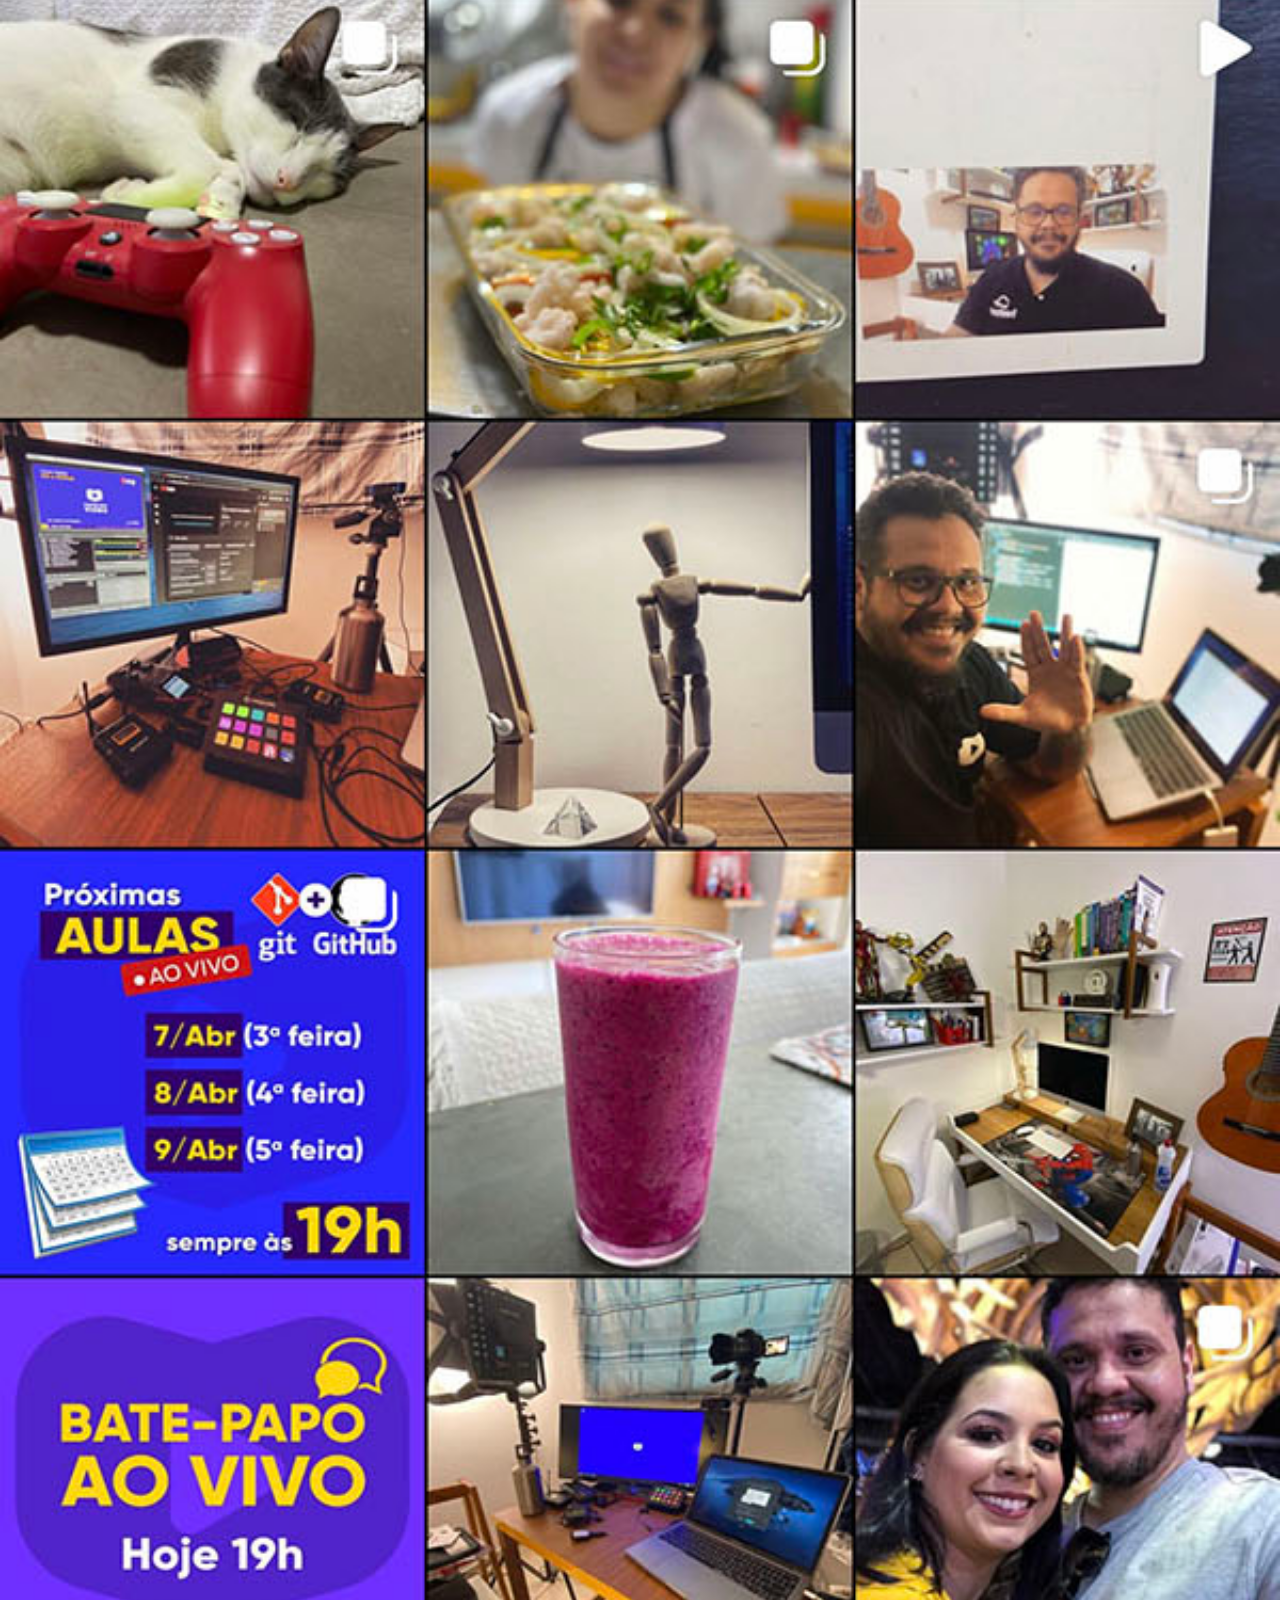
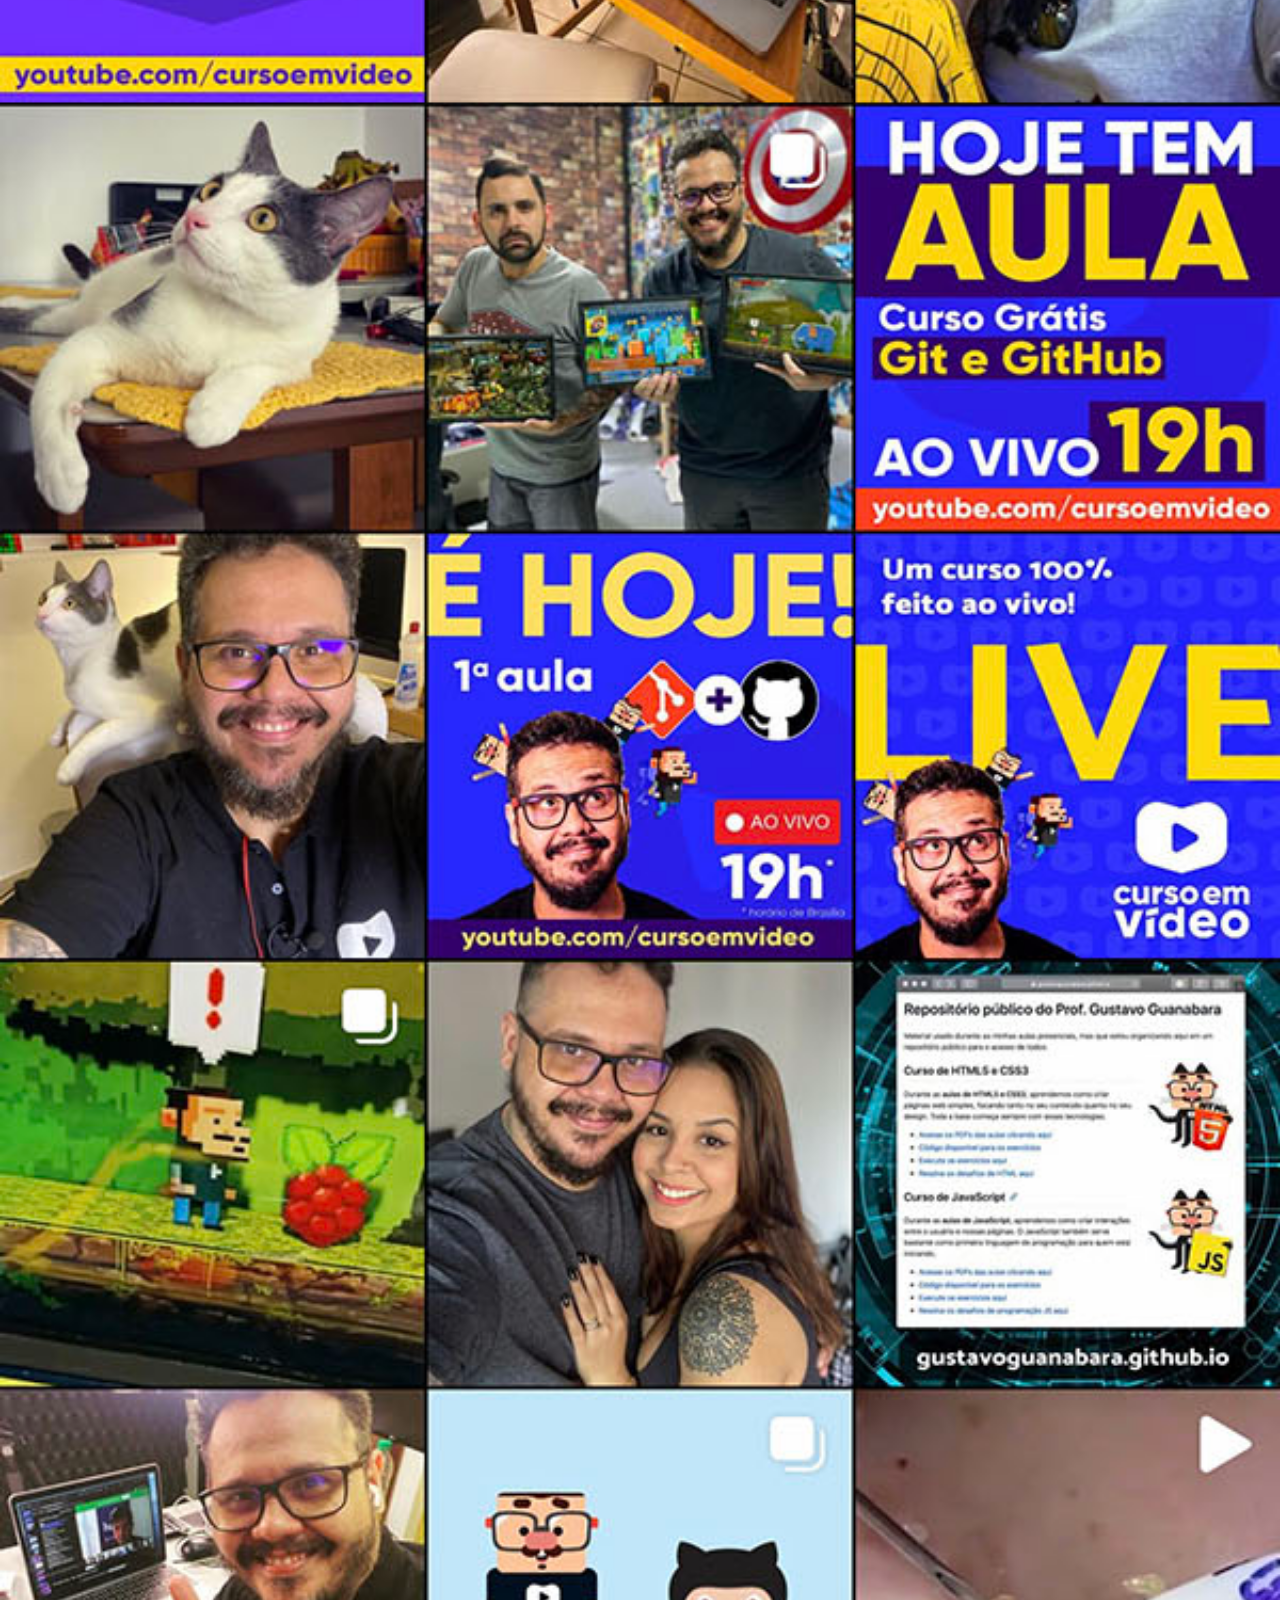
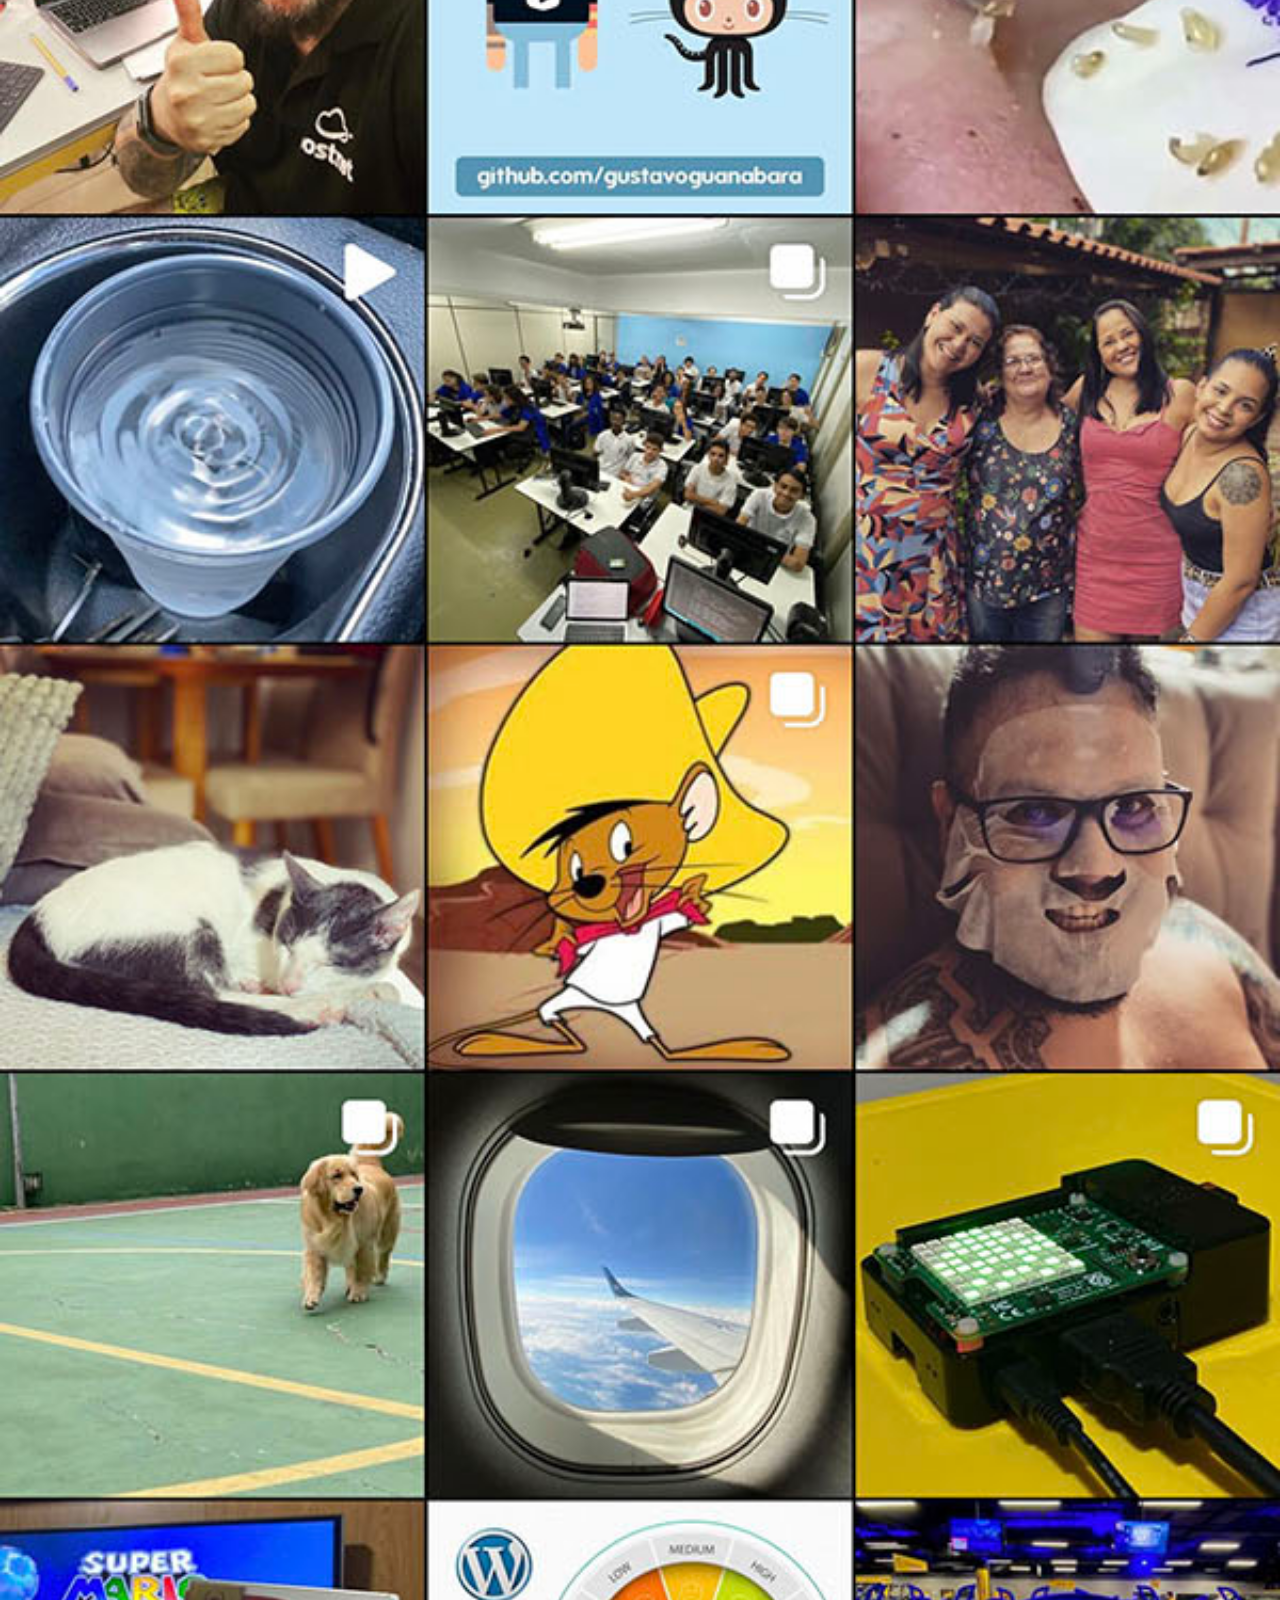
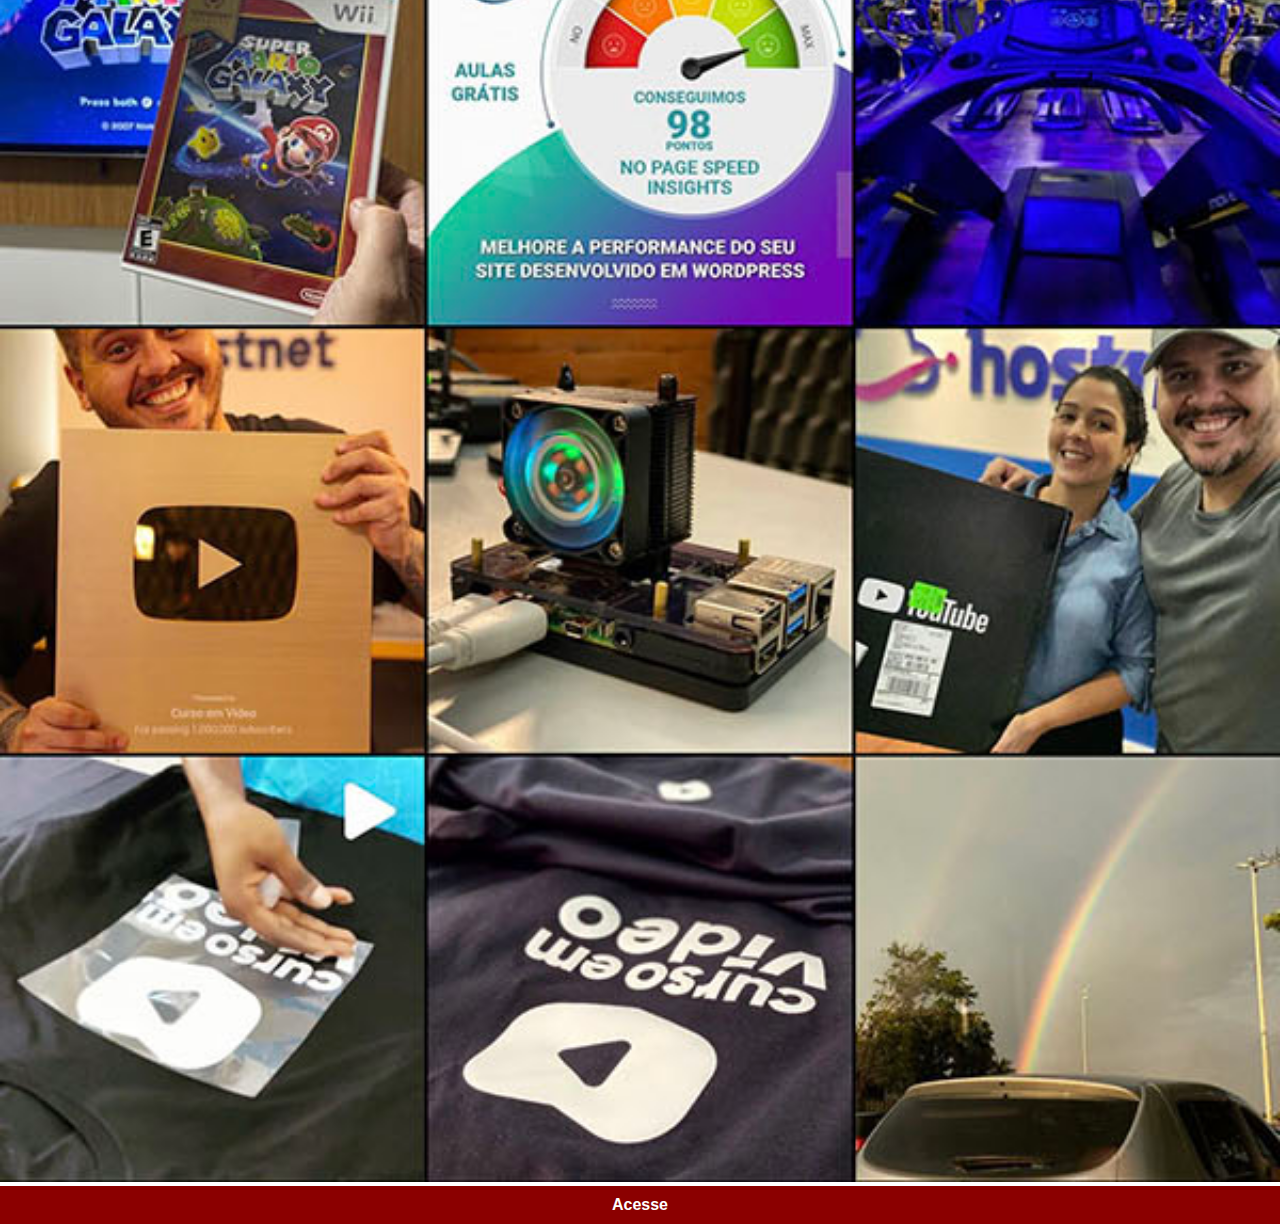
<file: instgram.html>
<!DOCTYPE html>
<html lang="en">
<head>
    <meta charset="UTF-8">
    <meta name="viewport" content="width=device-width, initial-scale=1.0">
    <title>Youtube</title>
    <style>
        *{
            margin: 0px;
            padding: 0px;
            box-sizing: border-box;
            font-family: Arial, Helvetica, sans-serif;
        }
        ::-webkit-scrollbar{
            width: 0px;
            height: 0px;
        }
        img{
            width: 100vw;
        }
        a{
            display: block;
            background-color: darkred;
            color: #fff;
            padding: 10px;
            text-align: center;
            font-weight: bolder;
            text-decoration: none;
        }
        a:hover{
            background-color: red;
        }
    </style>
</head>
<body>
    <img src="imagens/tela-instagram.jpg" alt="">
    <a href="https://www.youtube.com/@CursoemVideo" target="_blank">Acesse</a>
</body>
</html>
</file>
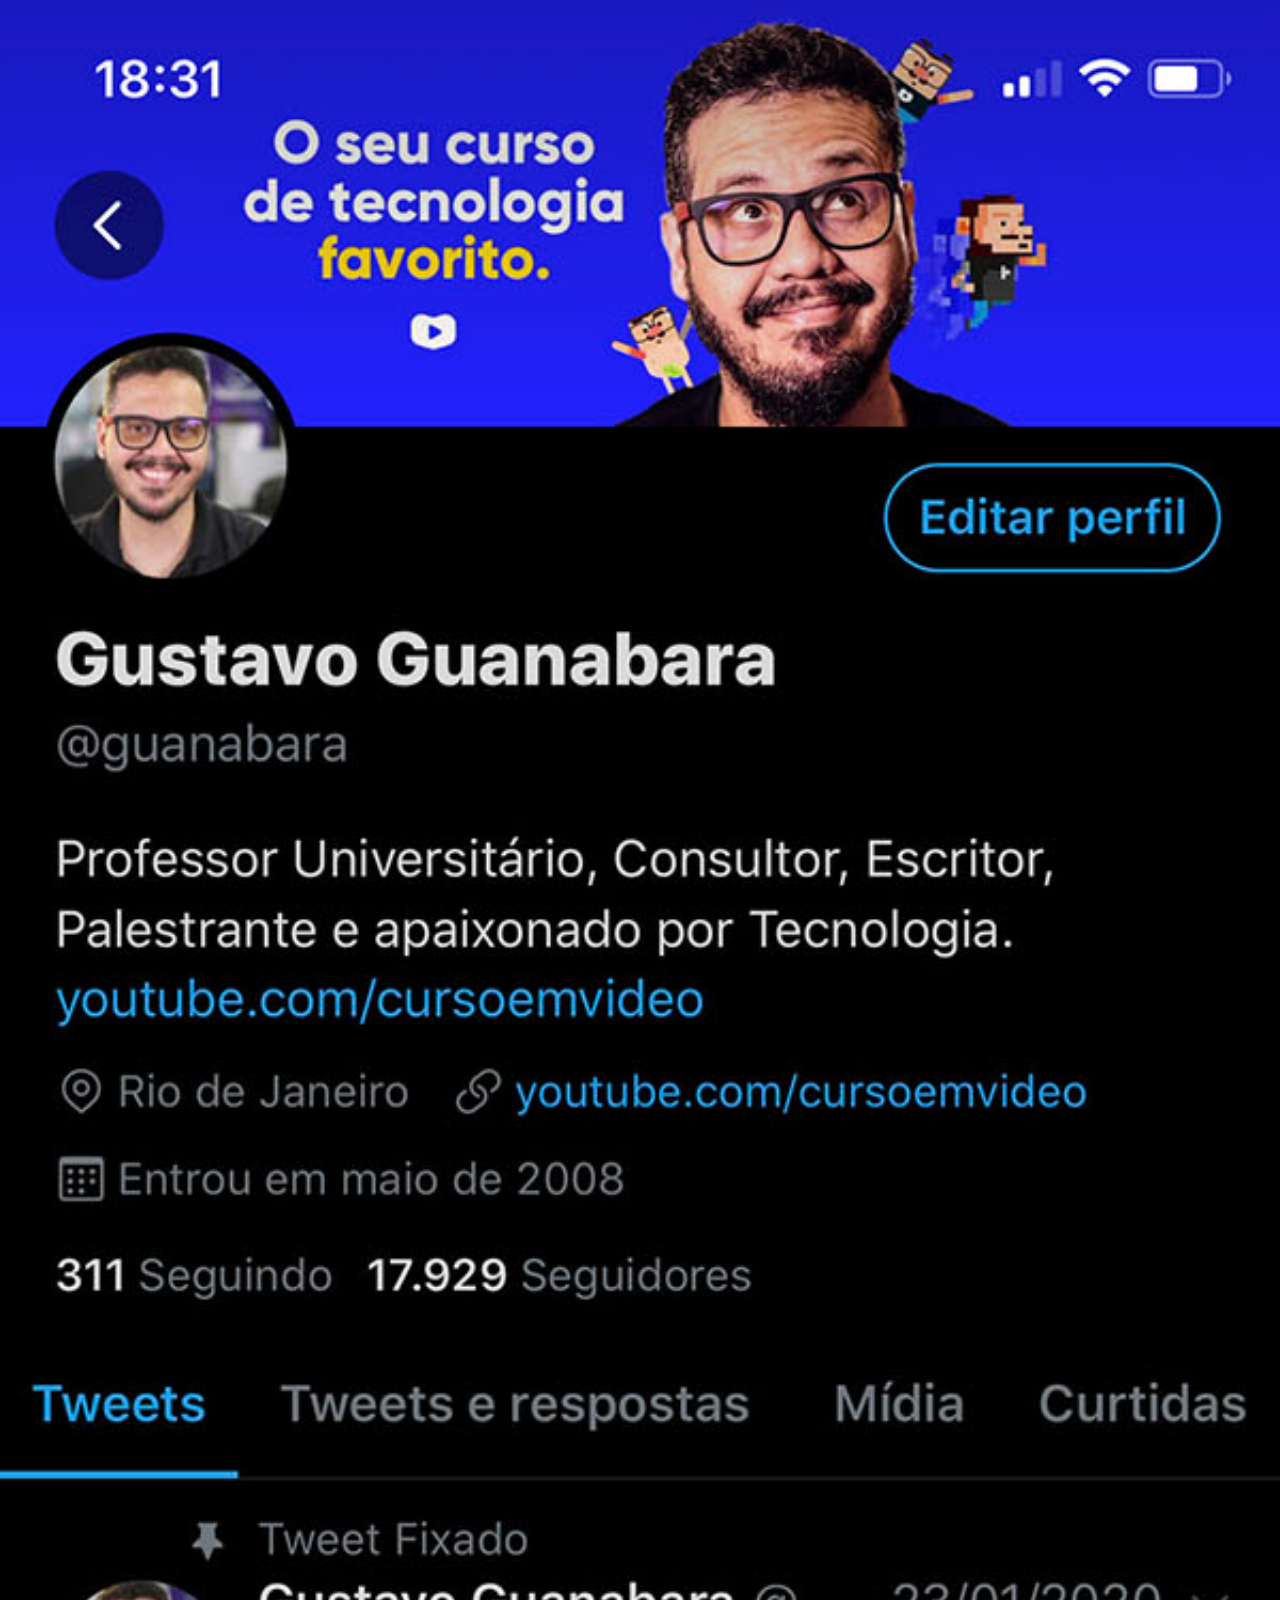
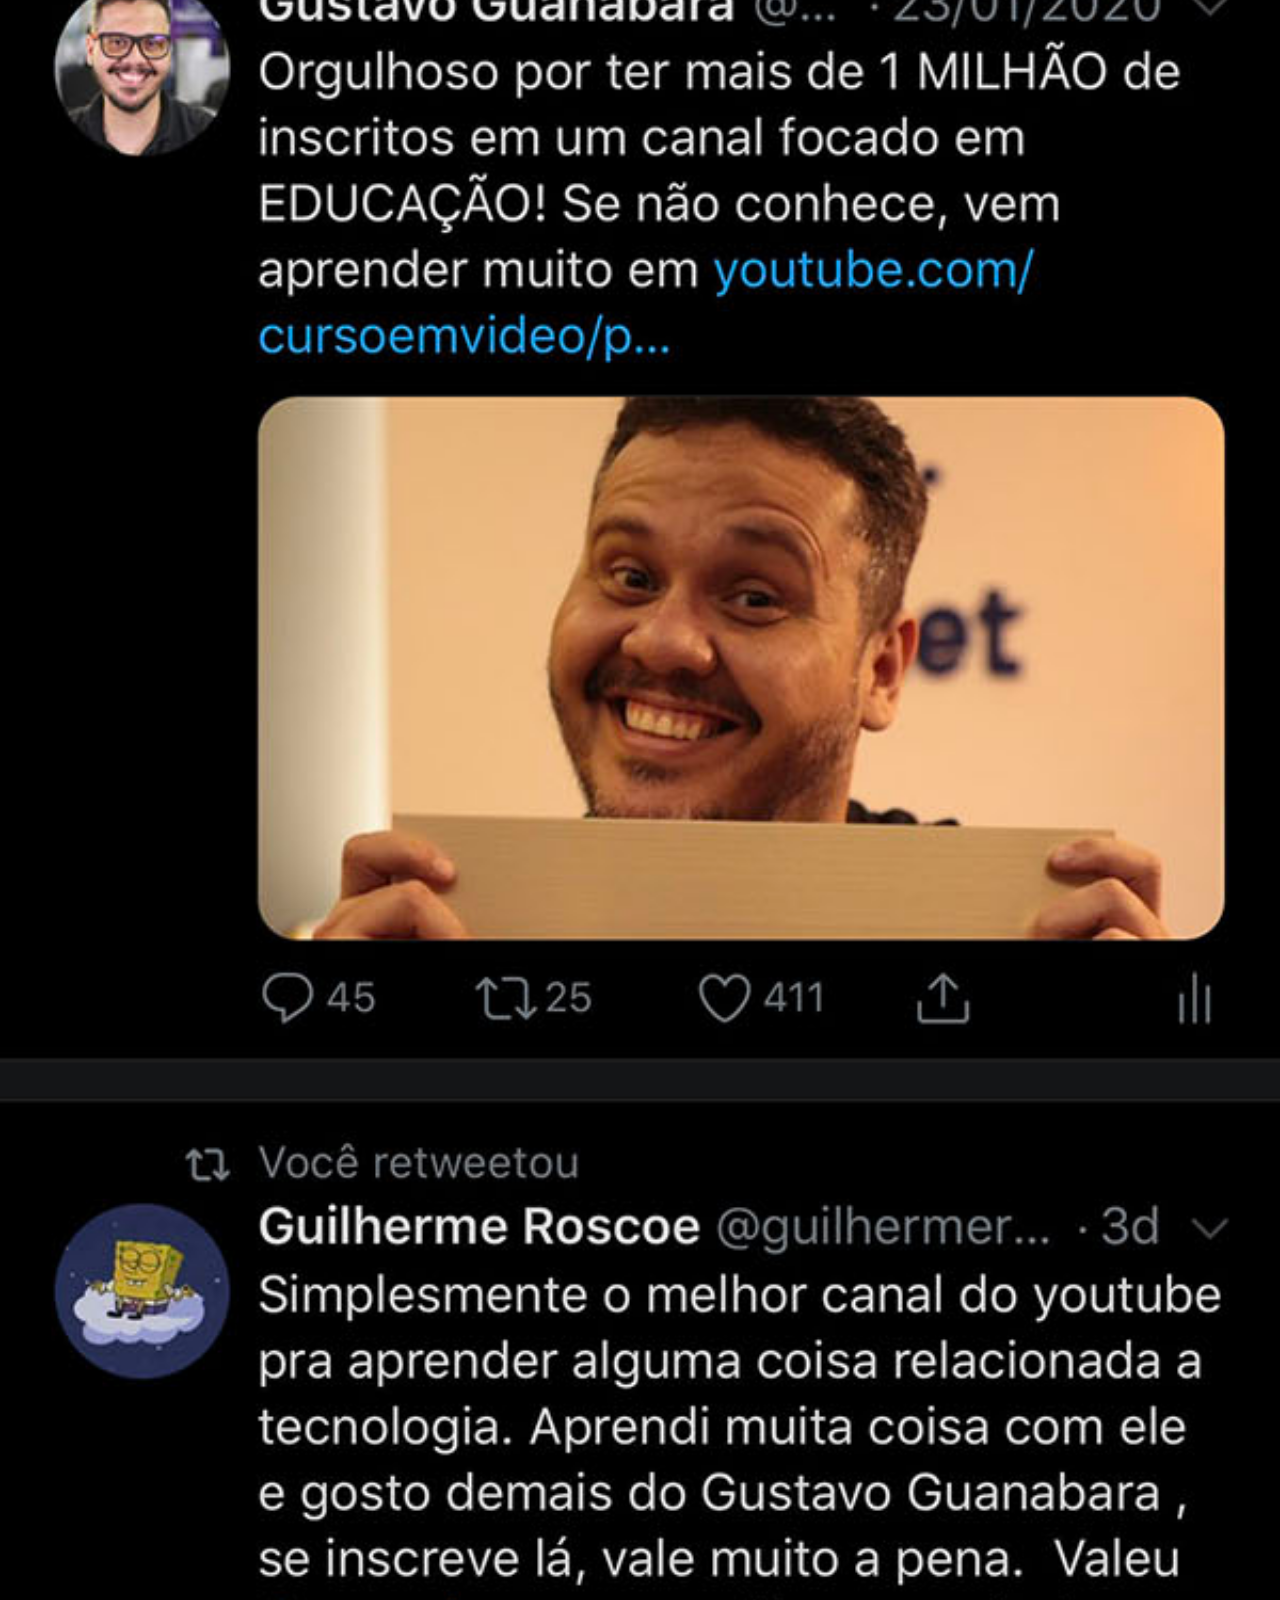
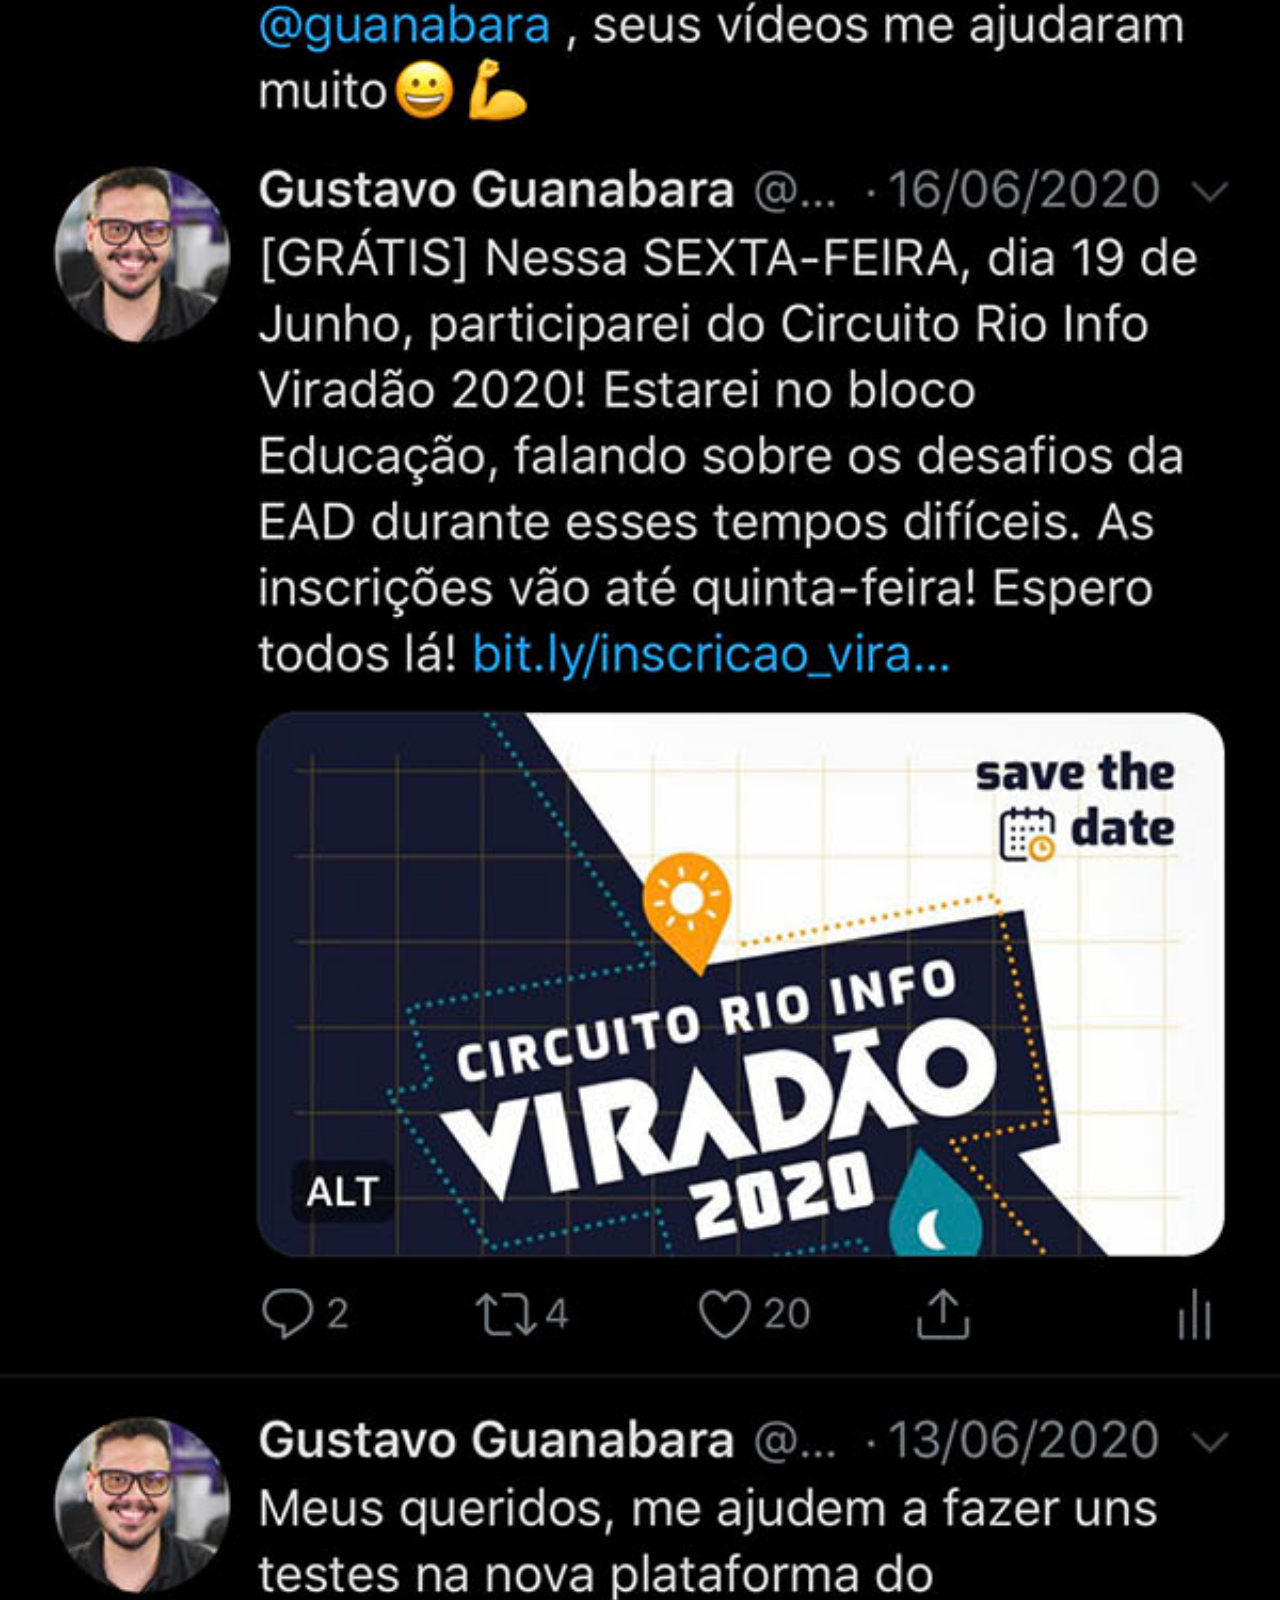
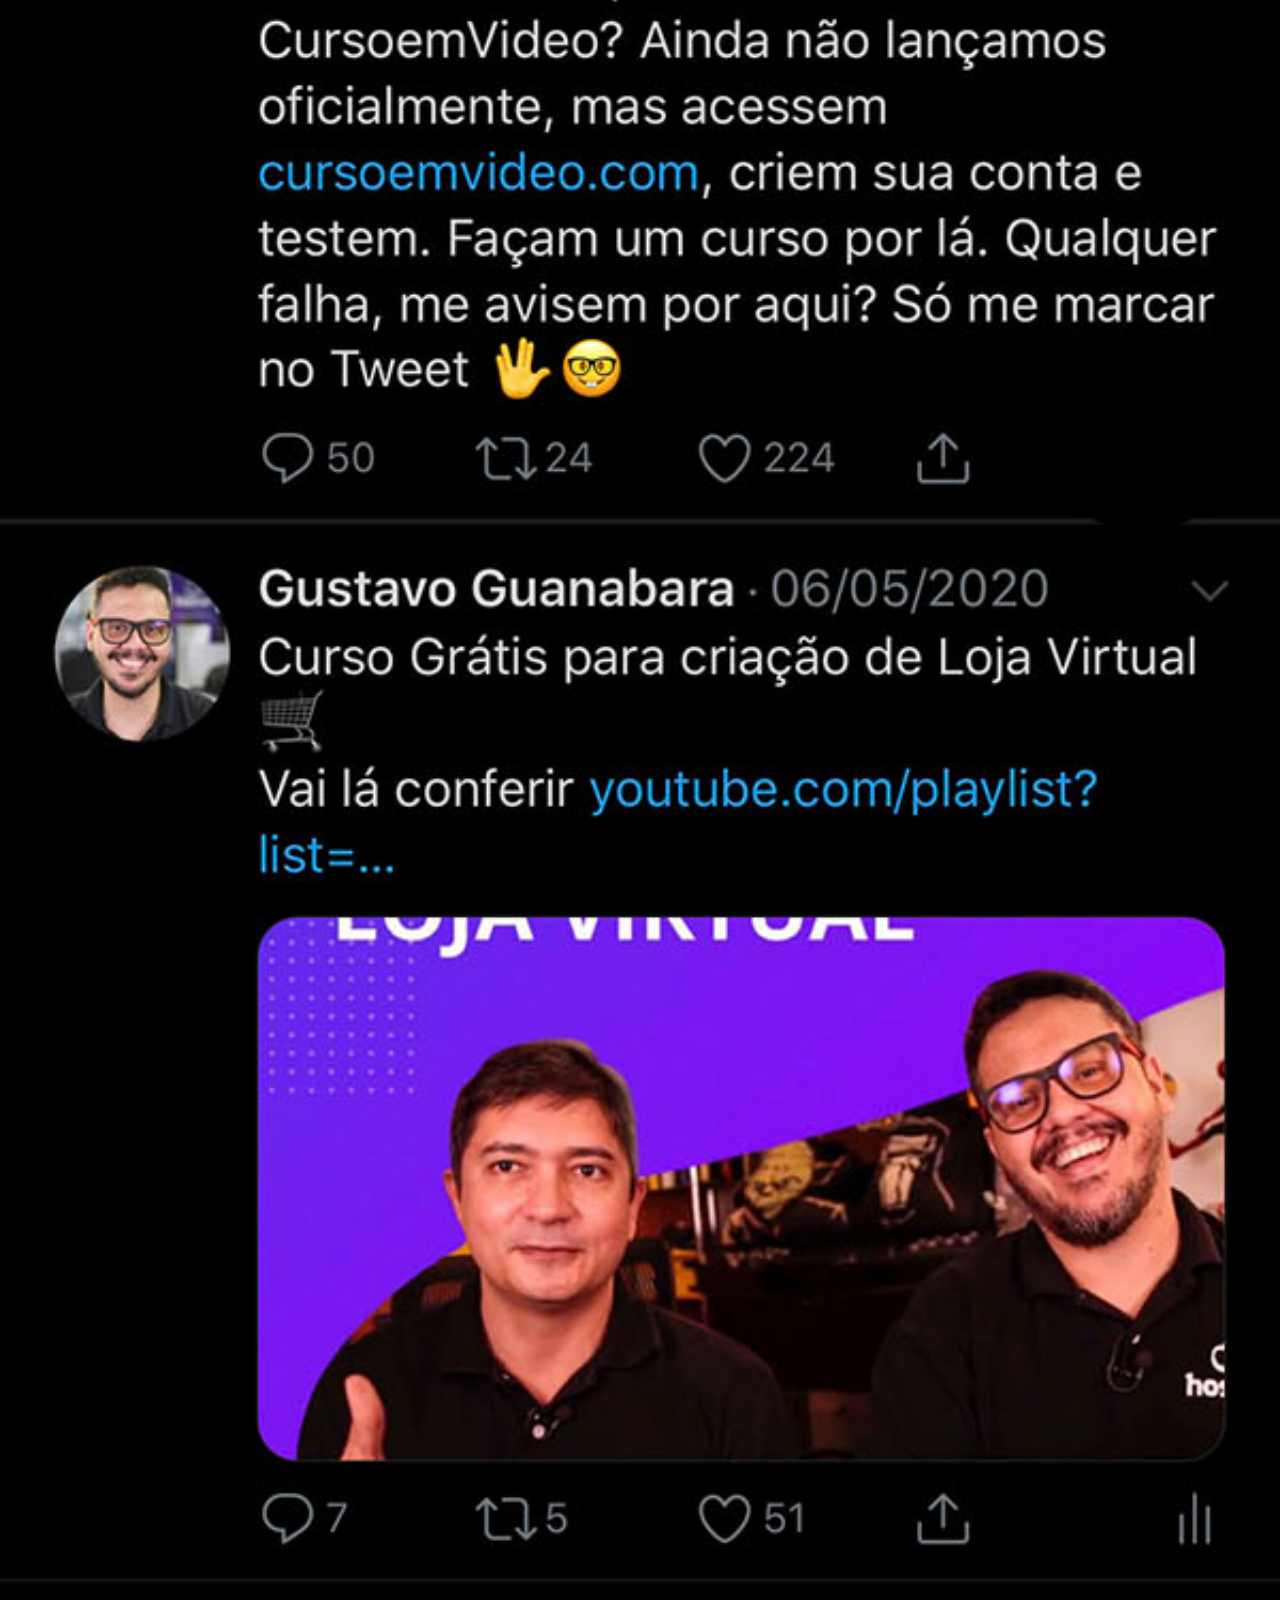
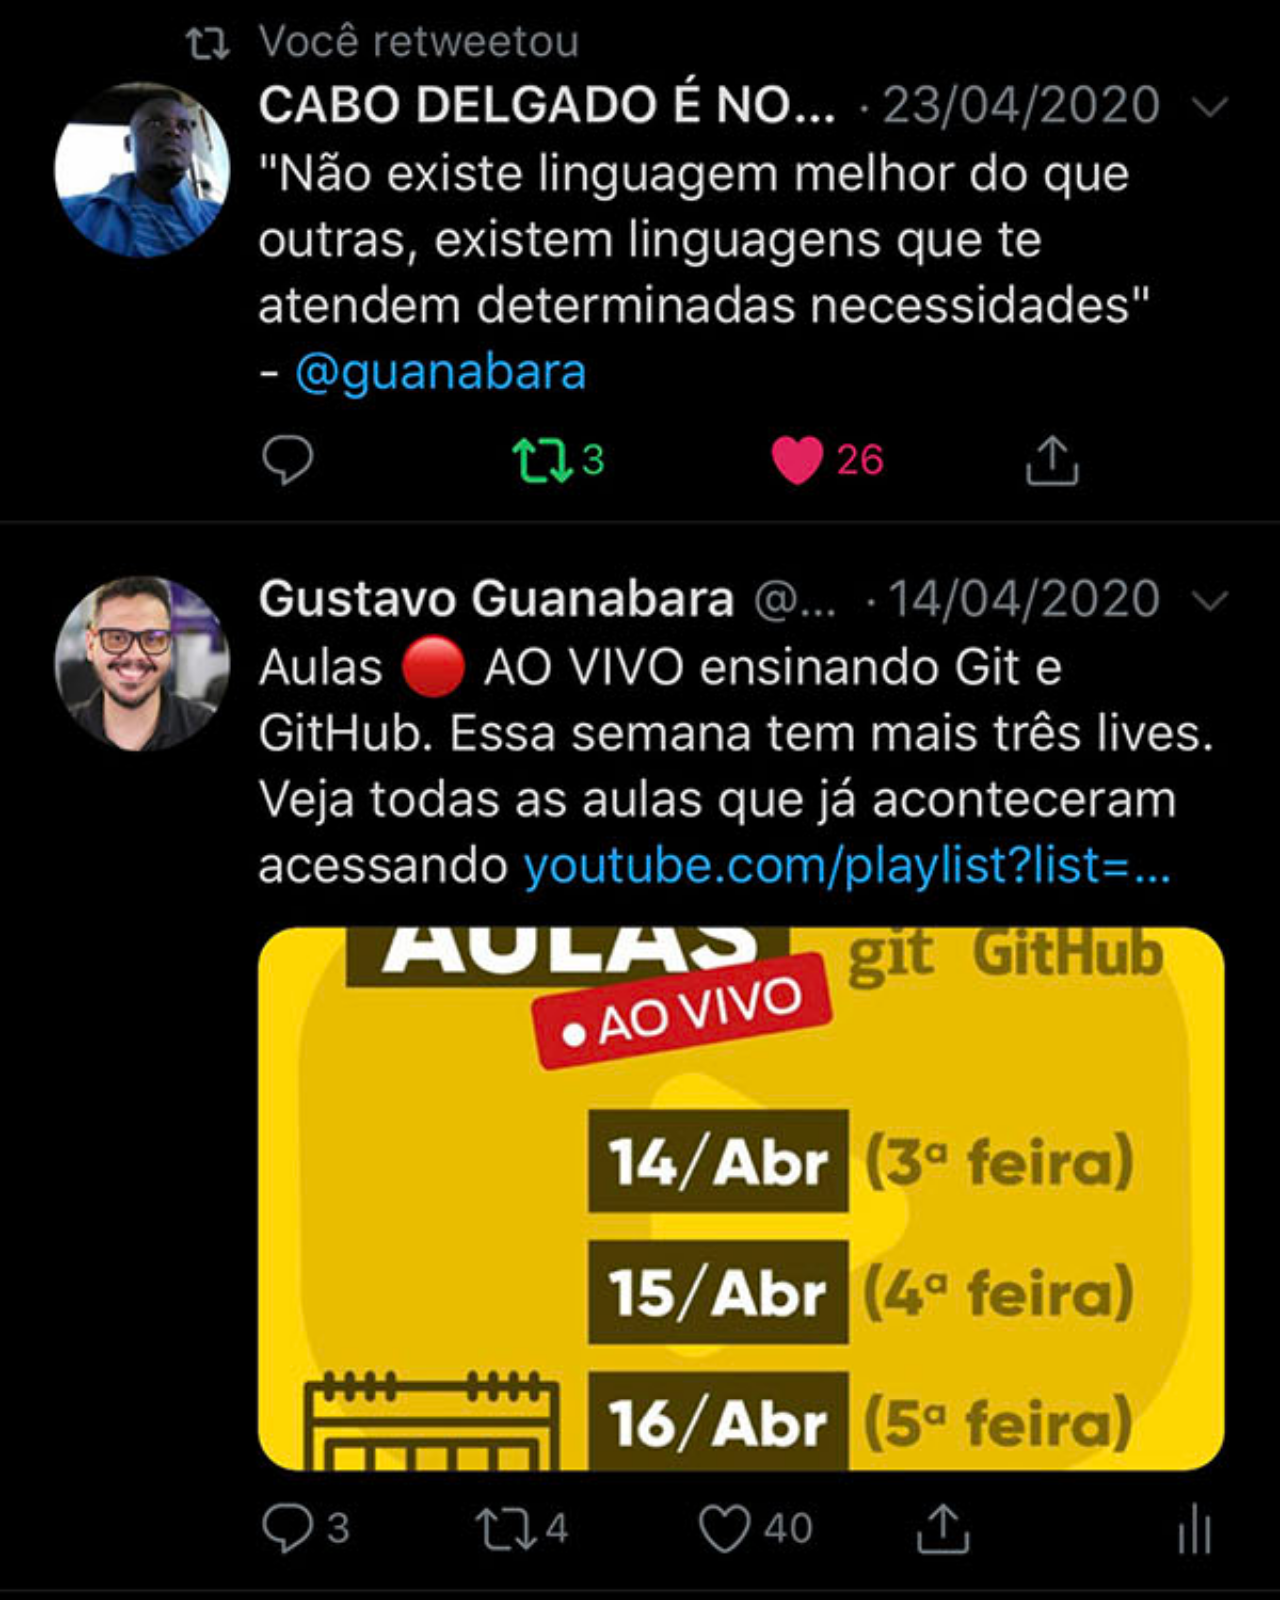
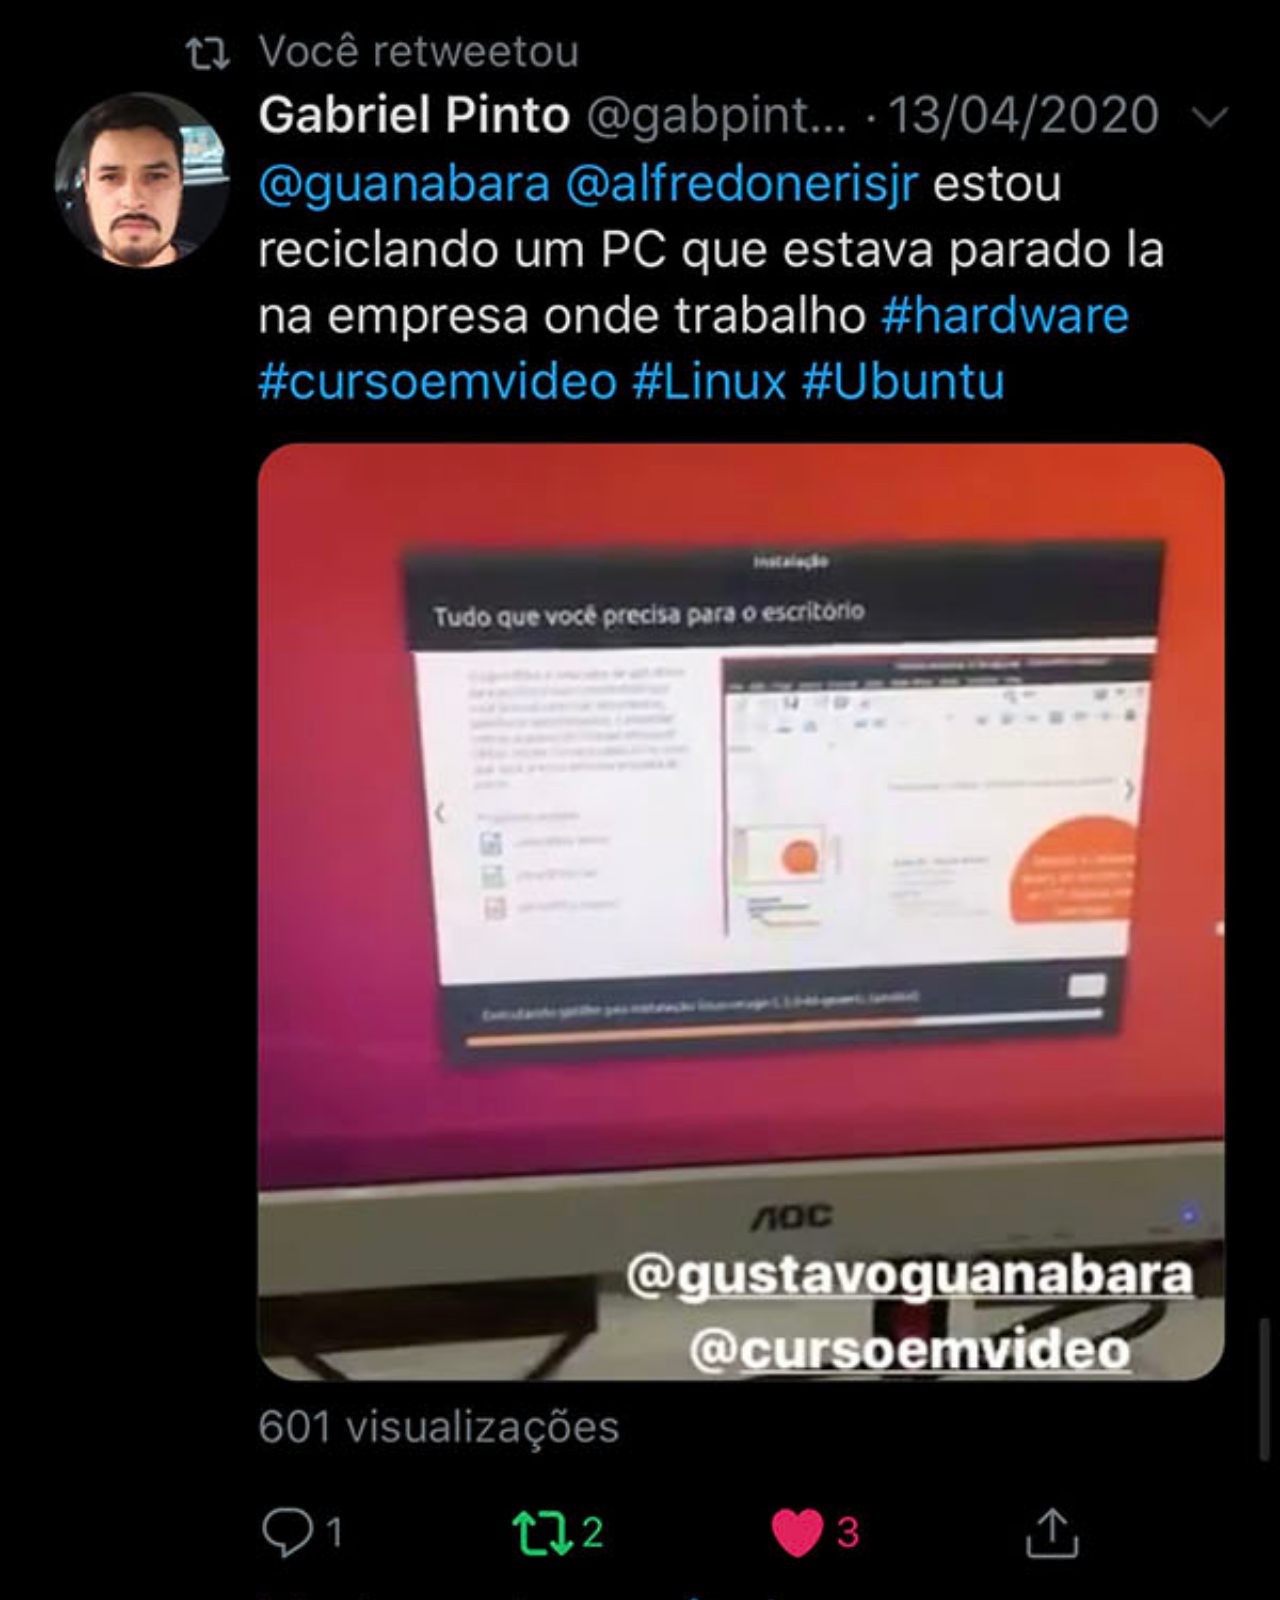
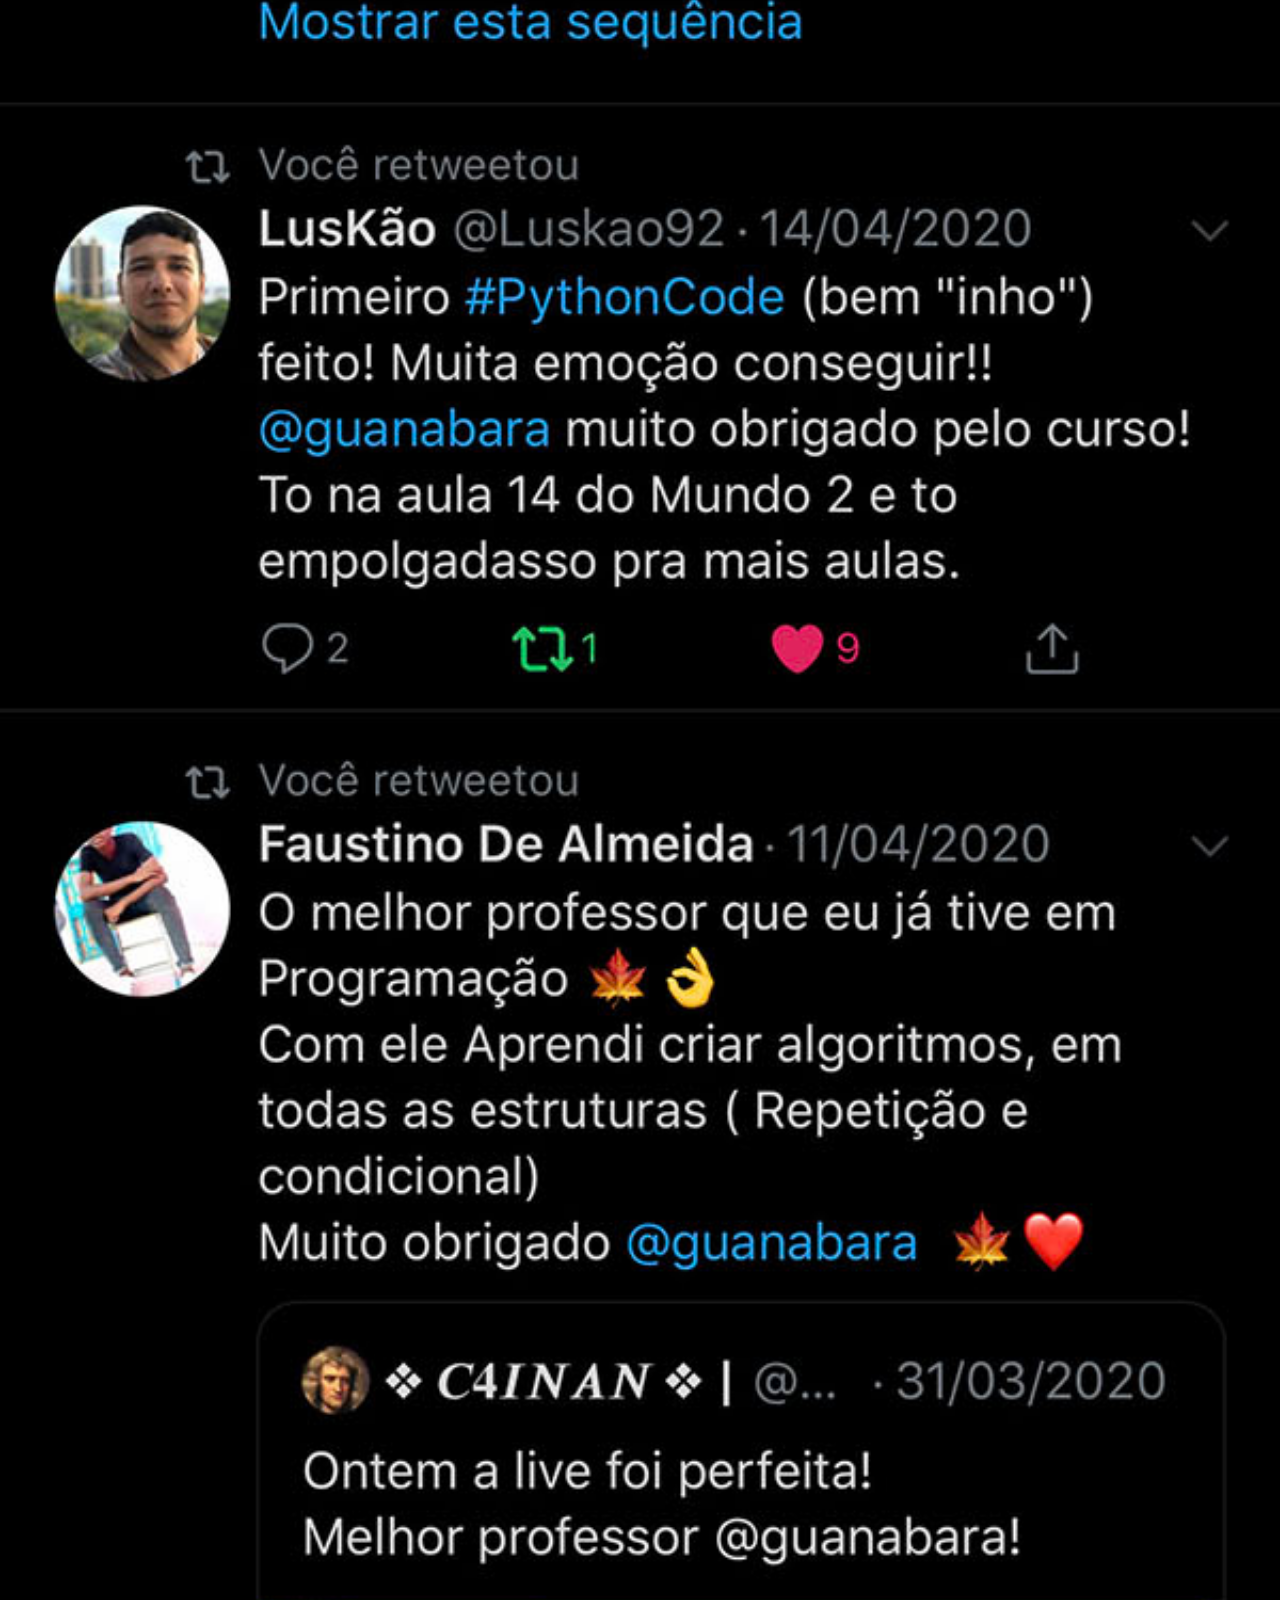
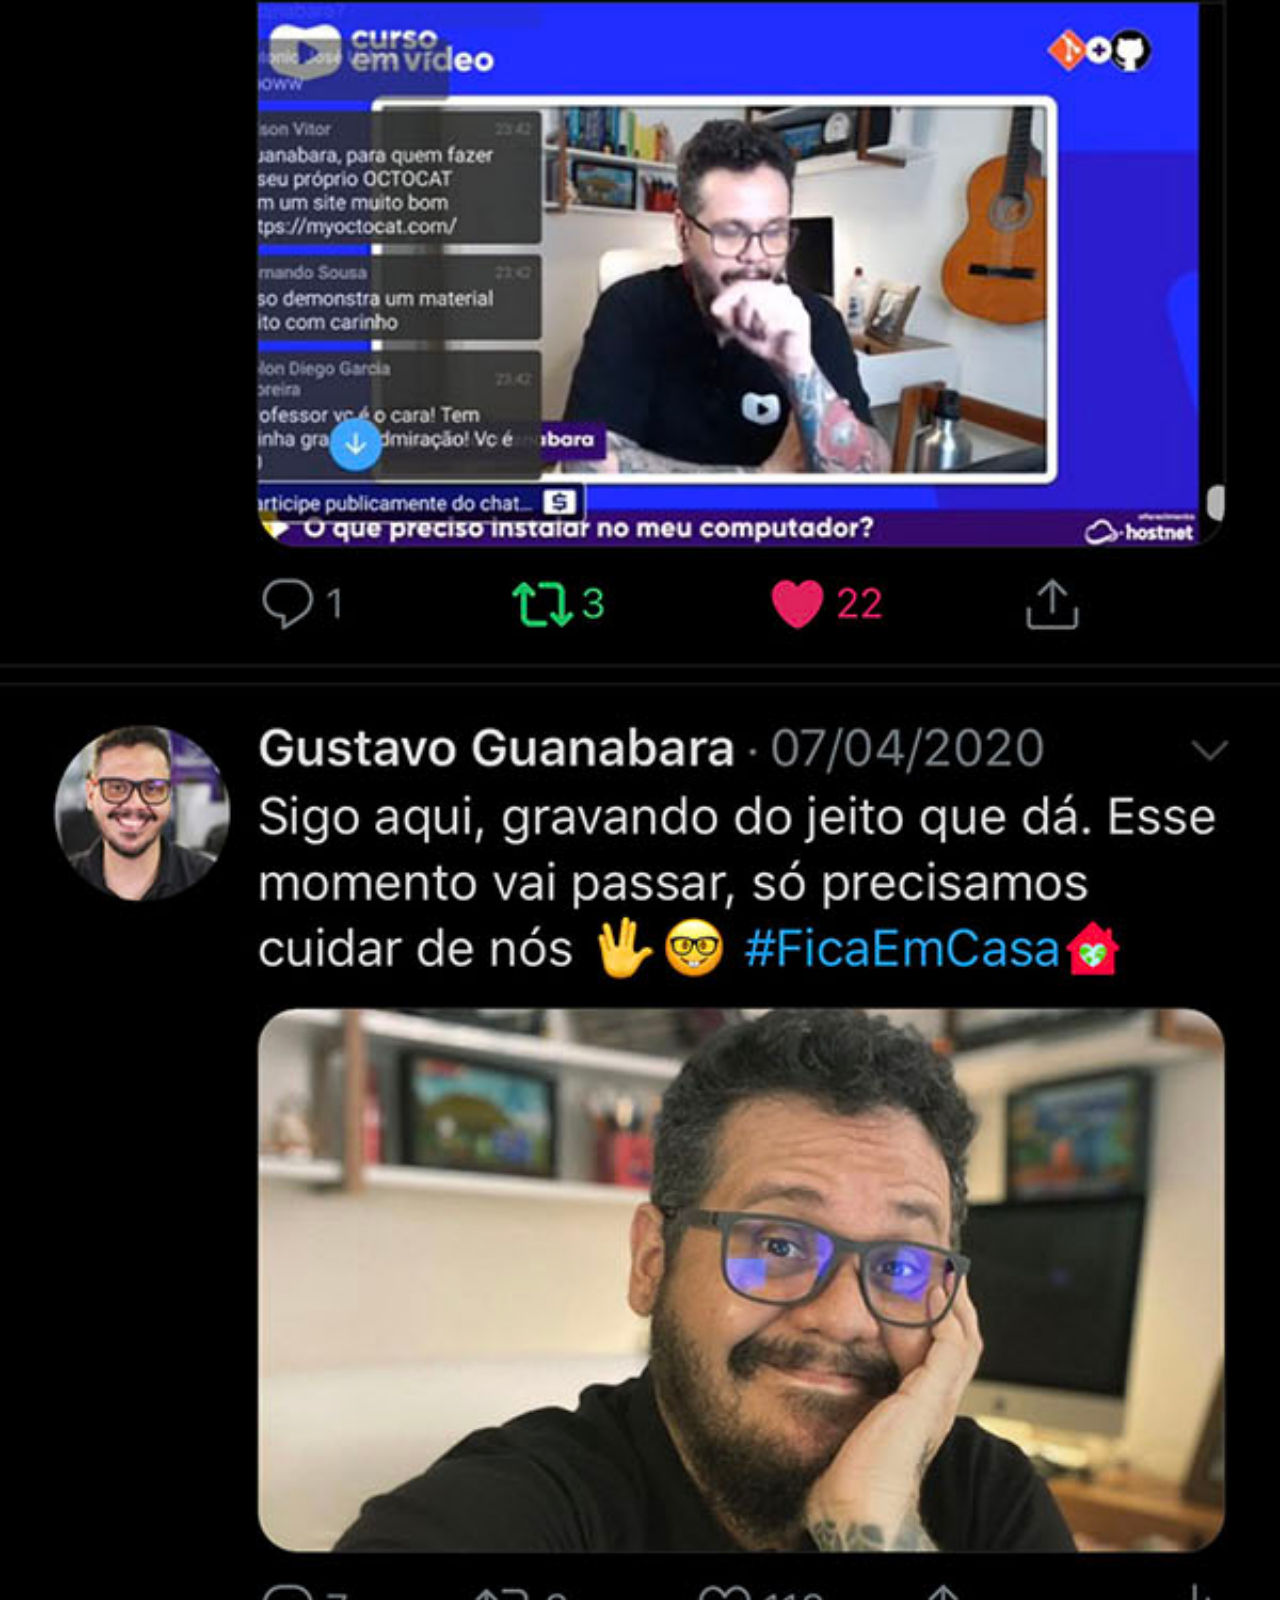
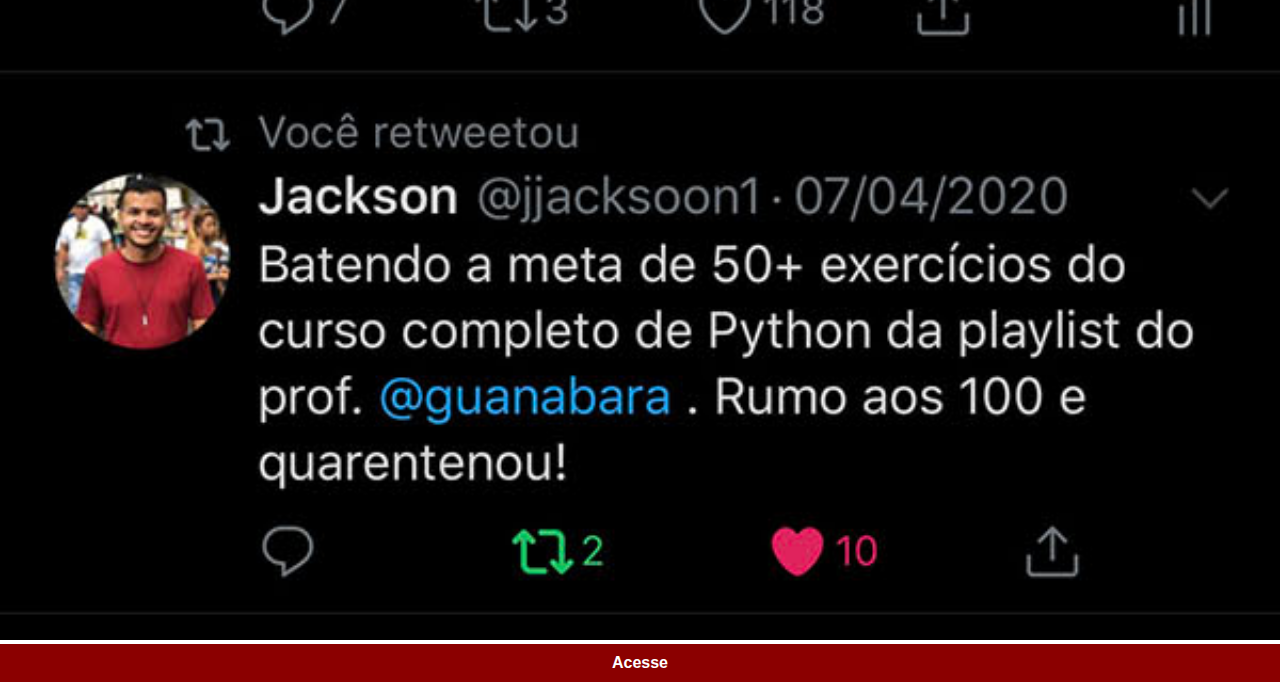
<file: twitter.html>
<!DOCTYPE html>
<html lang="en">
<head>
    <meta charset="UTF-8">
    <meta name="viewport" content="width=device-width, initial-scale=1.0">
    <title>Twitter</title>
    <style>
        *{
            margin: 0px;
            padding: 0px;
            box-sizing: border-box;
            font-family: Arial, Helvetica, sans-serif;
        }
        ::-webkit-scrollbar{
            width: 0px;
            height: 0px;
        }
        img{
            width: 100vw;
        }
        a{
            display: block;
            background-color: darkred;
            color: #fff;
            padding: 10px;
            text-align: center;
            font-weight: bolder;
            text-decoration: none;
        }
        a:hover{
            background-color: red;
        }
    </style>
</head>
<body>
    <img src="imagens/tela-twitter.jpg" alt="">
    <a href="https://www.youtube.com/@CursoemVideo" target="_blank">Acesse</a>
</body>
</html>
</file>
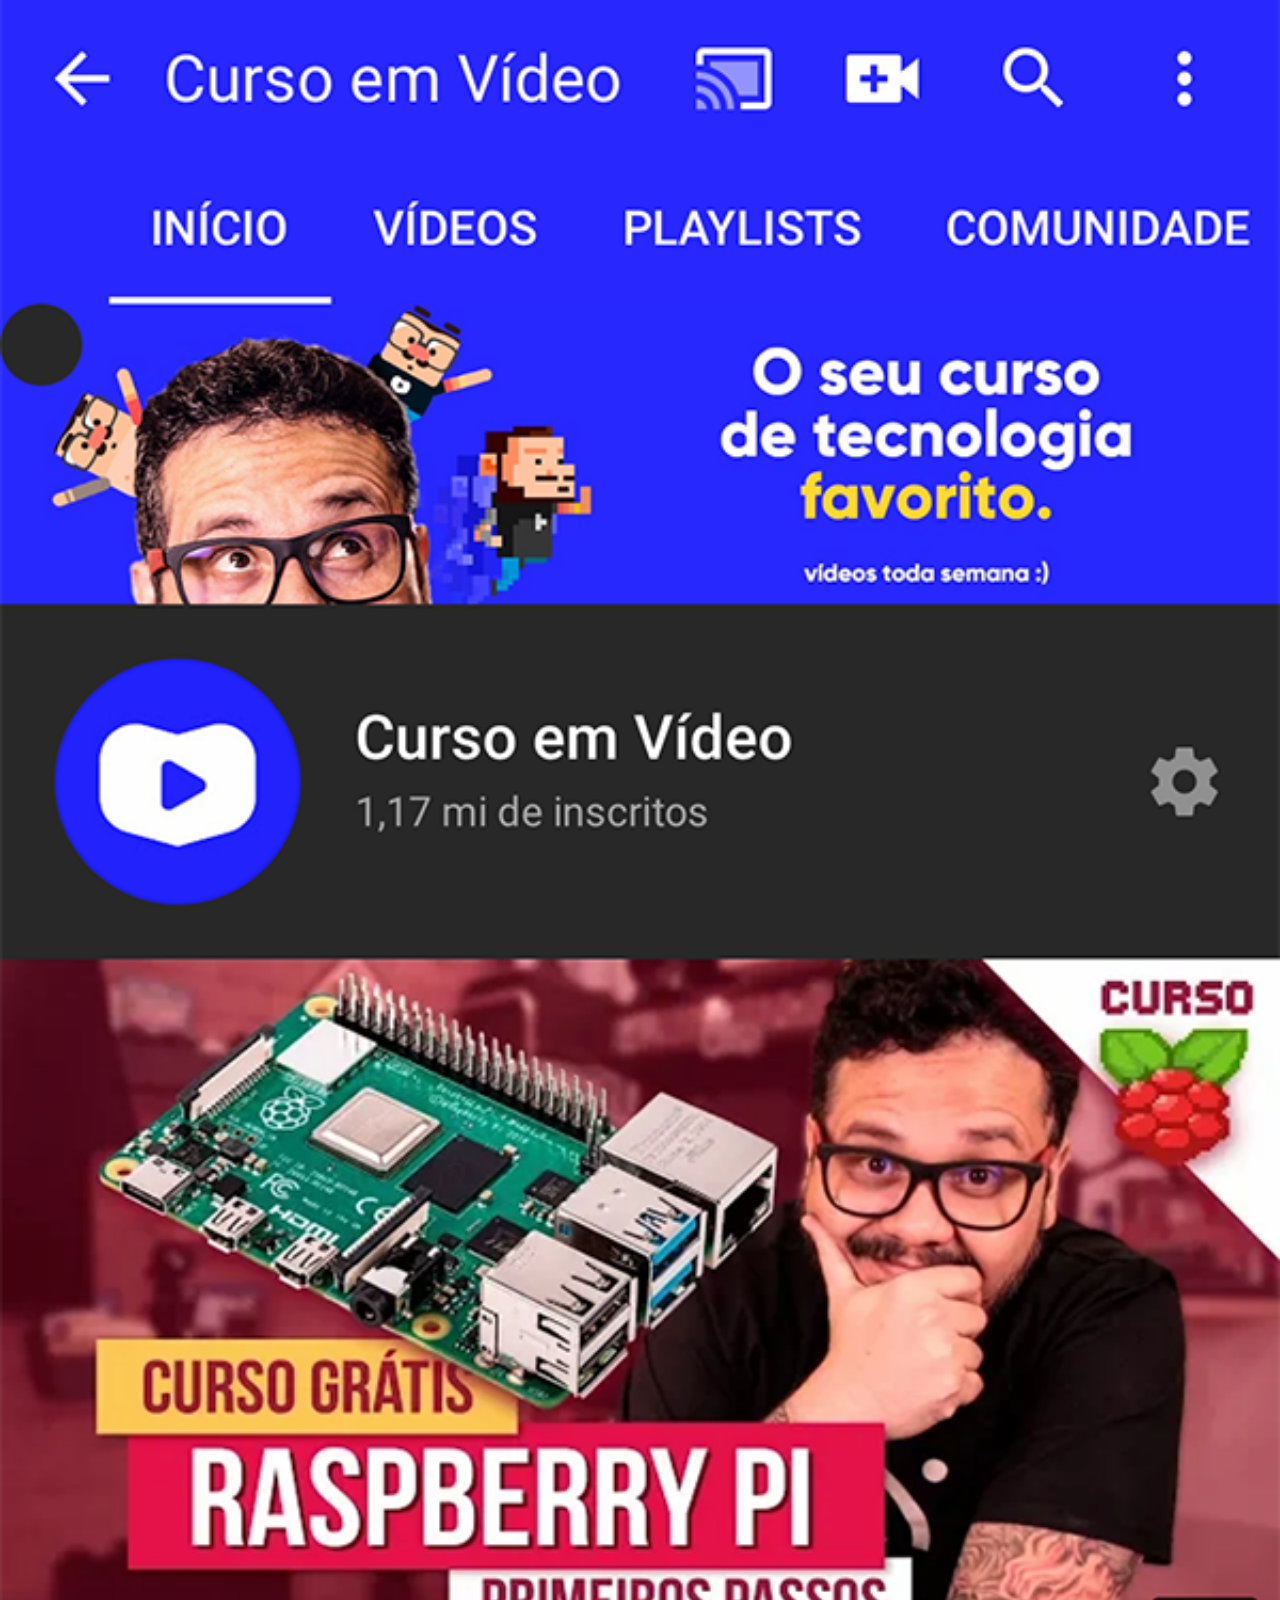
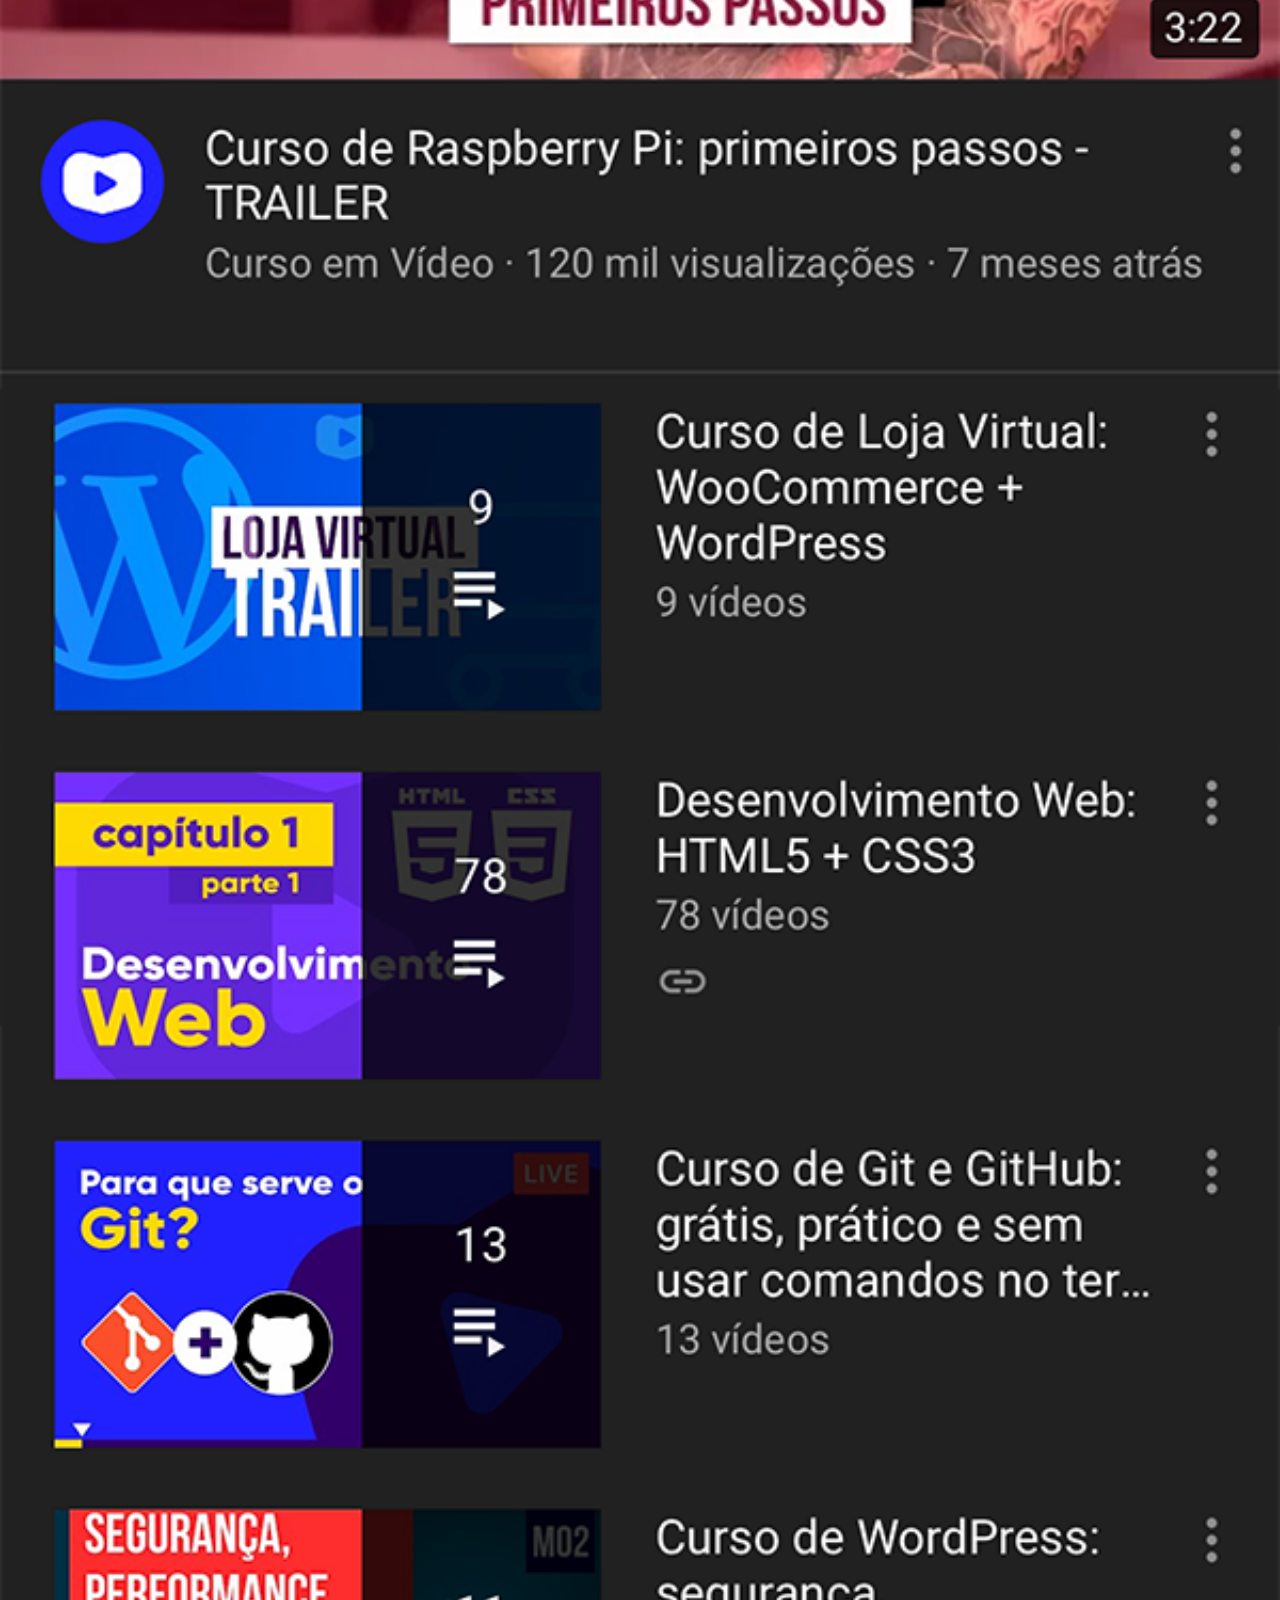
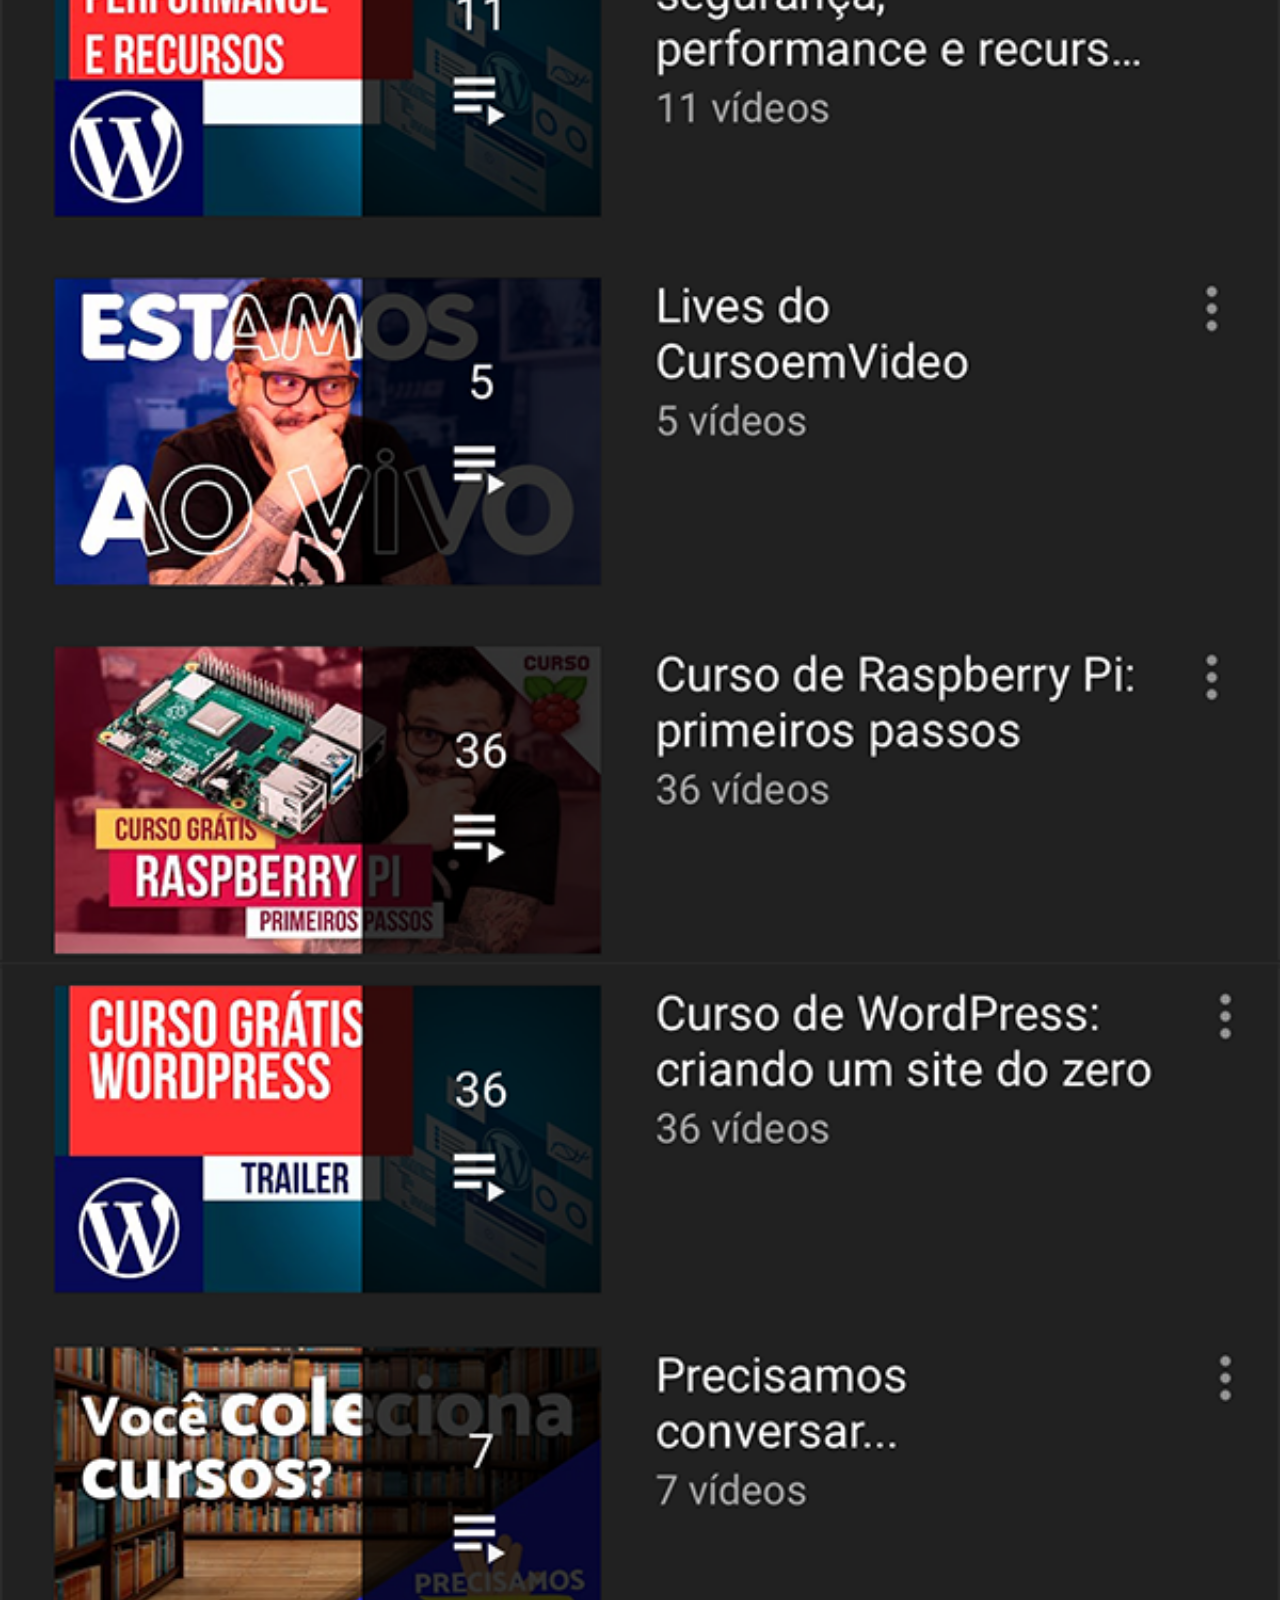
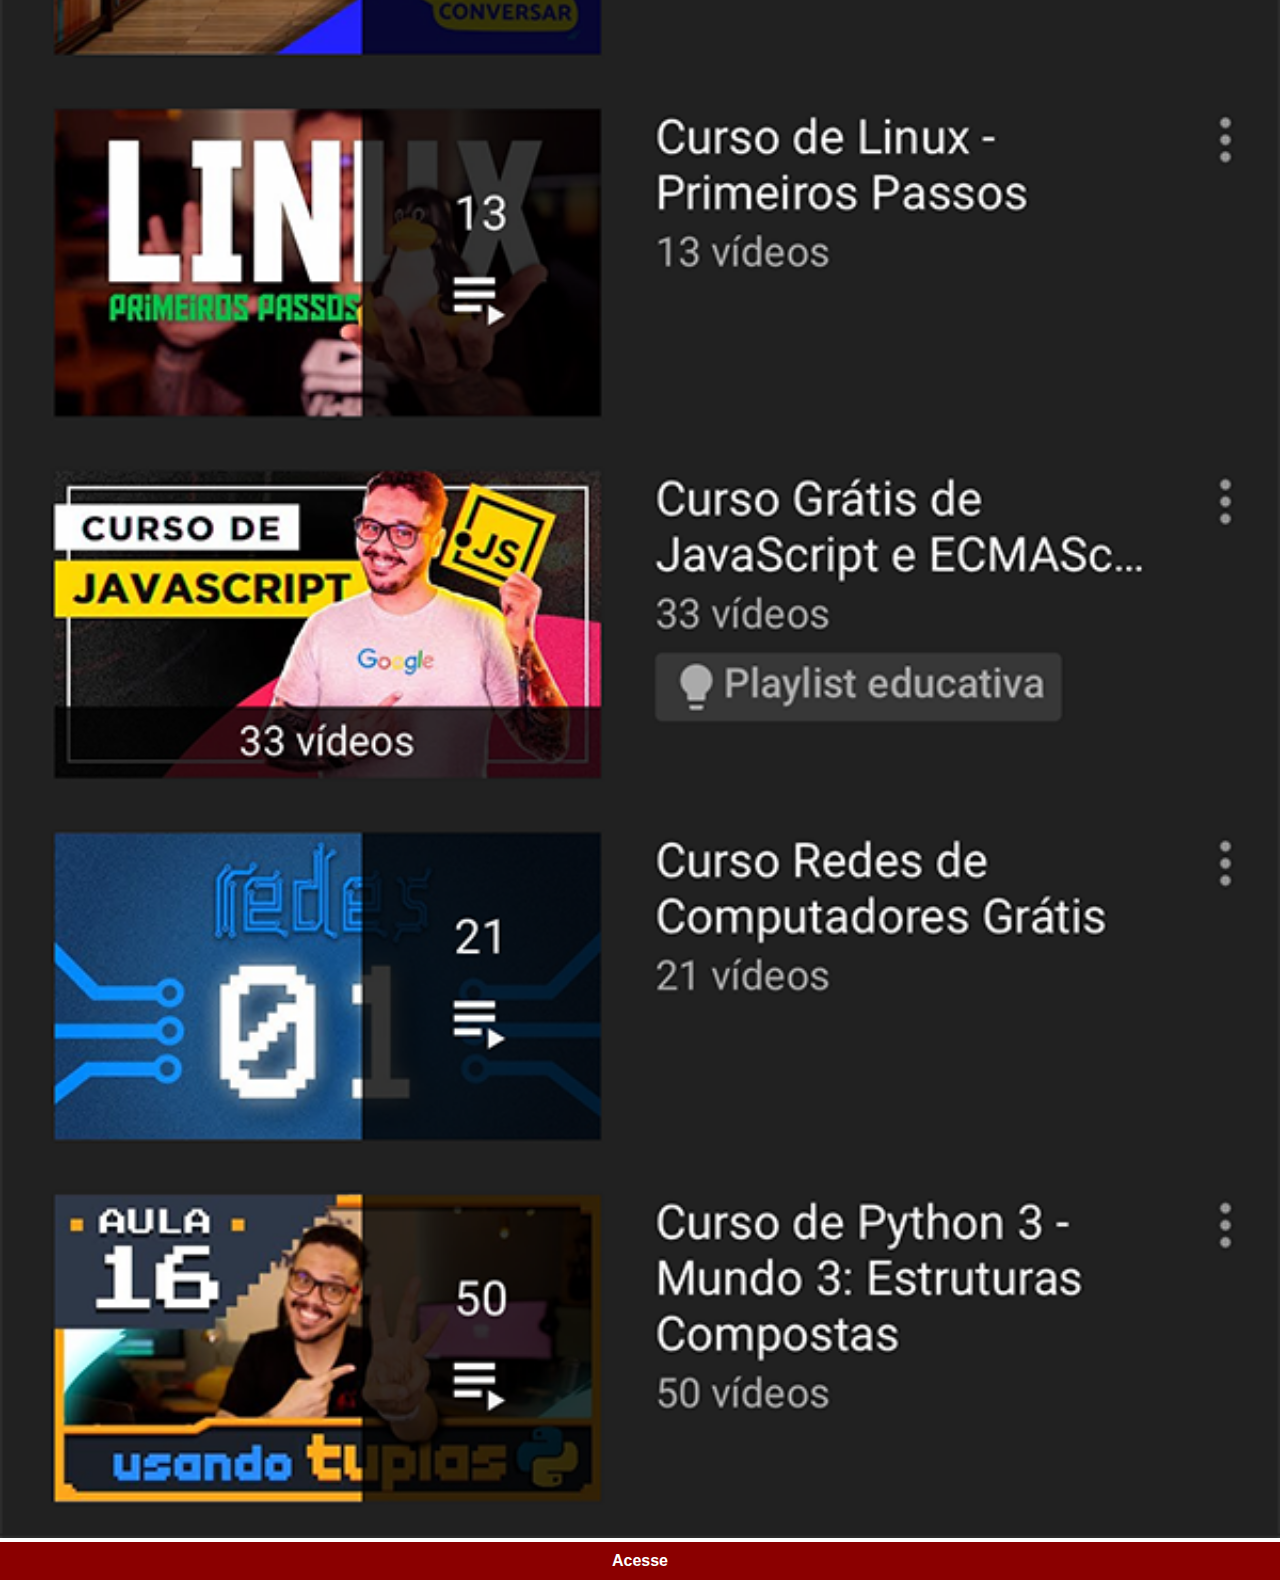
<file: youtube.html>
<!DOCTYPE html>
<html lang="en">
<head>
    <meta charset="UTF-8">
    <meta name="viewport" content="width=device-width, initial-scale=1.0">
    <title>Youtube</title>
    <style>
        *{
            margin: 0px;
            padding: 0px;
            box-sizing: border-box;
            font-family: Arial, Helvetica, sans-serif;
        }
        ::-webkit-scrollbar{
            width: 0px;
            height: 0px;
        }
        img{
            width: 100vw;
        }
        a{
            display: block;
            background-color: darkred;
            color: #fff;
            padding: 10px;
            text-align: center;
            font-weight: bolder;
            text-decoration: none;
        }
        a:hover{
            background-color: red;
        }
    </style>
</head>
<body>
    <img src="imagens/tela-youtube.png" alt="">
    <a href="https://www.youtube.com/@CursoemVideo" target="_blank">Acesse</a>
</body>
</html>
</file>
<file: estilos/style.css>
*{
    margin: 0;
    padding: 0;
    box-sizing: border-box;
}
html,body{
    height: 100vh;
    width: 100vw;
    background-color: black;
}
body{
    background: url('../imagens/fundo-madeira.jpg') no-repeat top center;
    background-size: cover;
    background-attachment: fixed;
}
main{
    height: 100vh;
    position: relative;
}
.telefone{
    position: absolute;
    height: 627px;
    width: 311px;
    background: url(../imagens/frame-iphone.png) no-repeat;
    top: 50%;
    left: 50%;
    transform: translate(-50%,-50%);
}
.tela{
    position: relative;
    top: 80px;
    left: 22px;
    width: 267px;
    height: 471px;
}
.redes img{
    margin: 10px;
    width: 50px;
    border-radius: 50%;
    box-shadow: 2px 2px 5px rgba(0, 0, 0, 0.564);
}
.redes{
    text-align: right;
}
.redes img:hover{
    border: 2px solid rgb(255, 255, 255);
    transform: translate(-3px,-3px);
    box-shadow: 5px 5px 10px rgba(0, 0, 0, 0.505);
    transition: transform .5s, border 1s;
}
</file>
